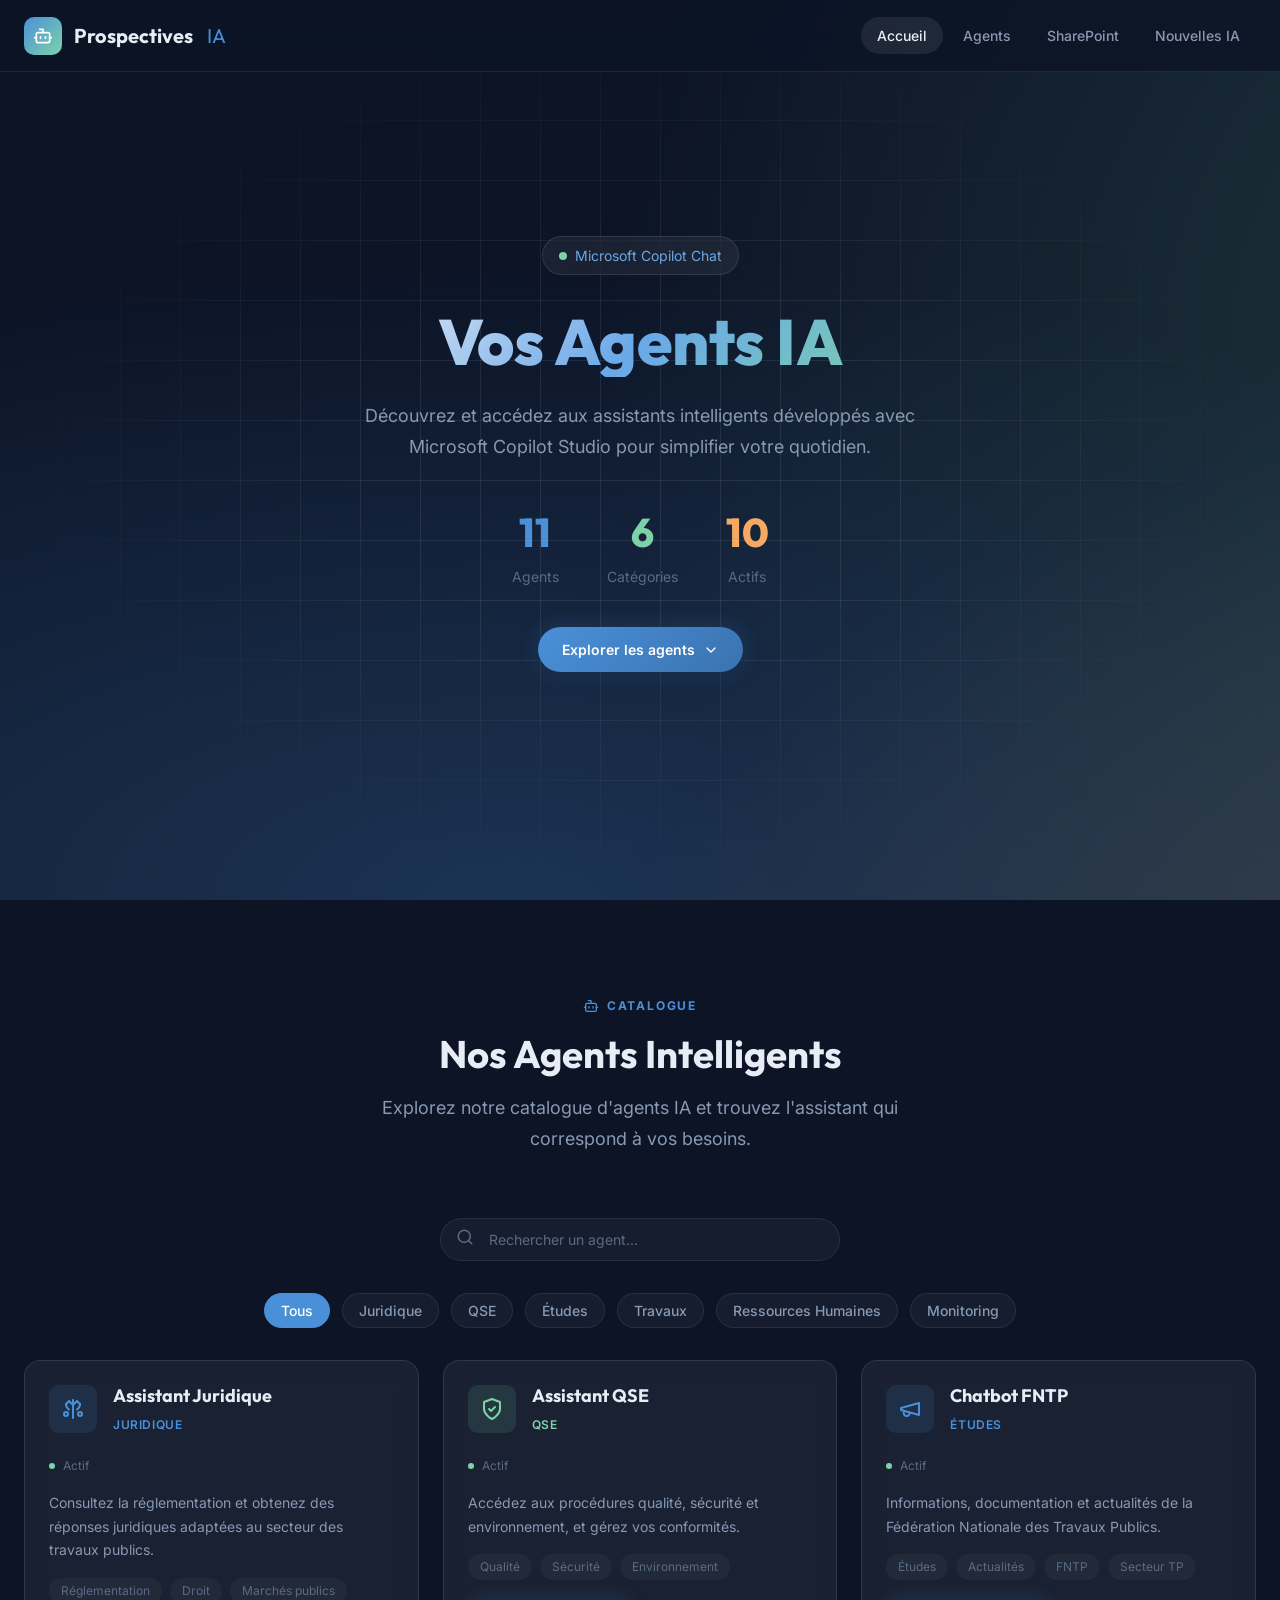
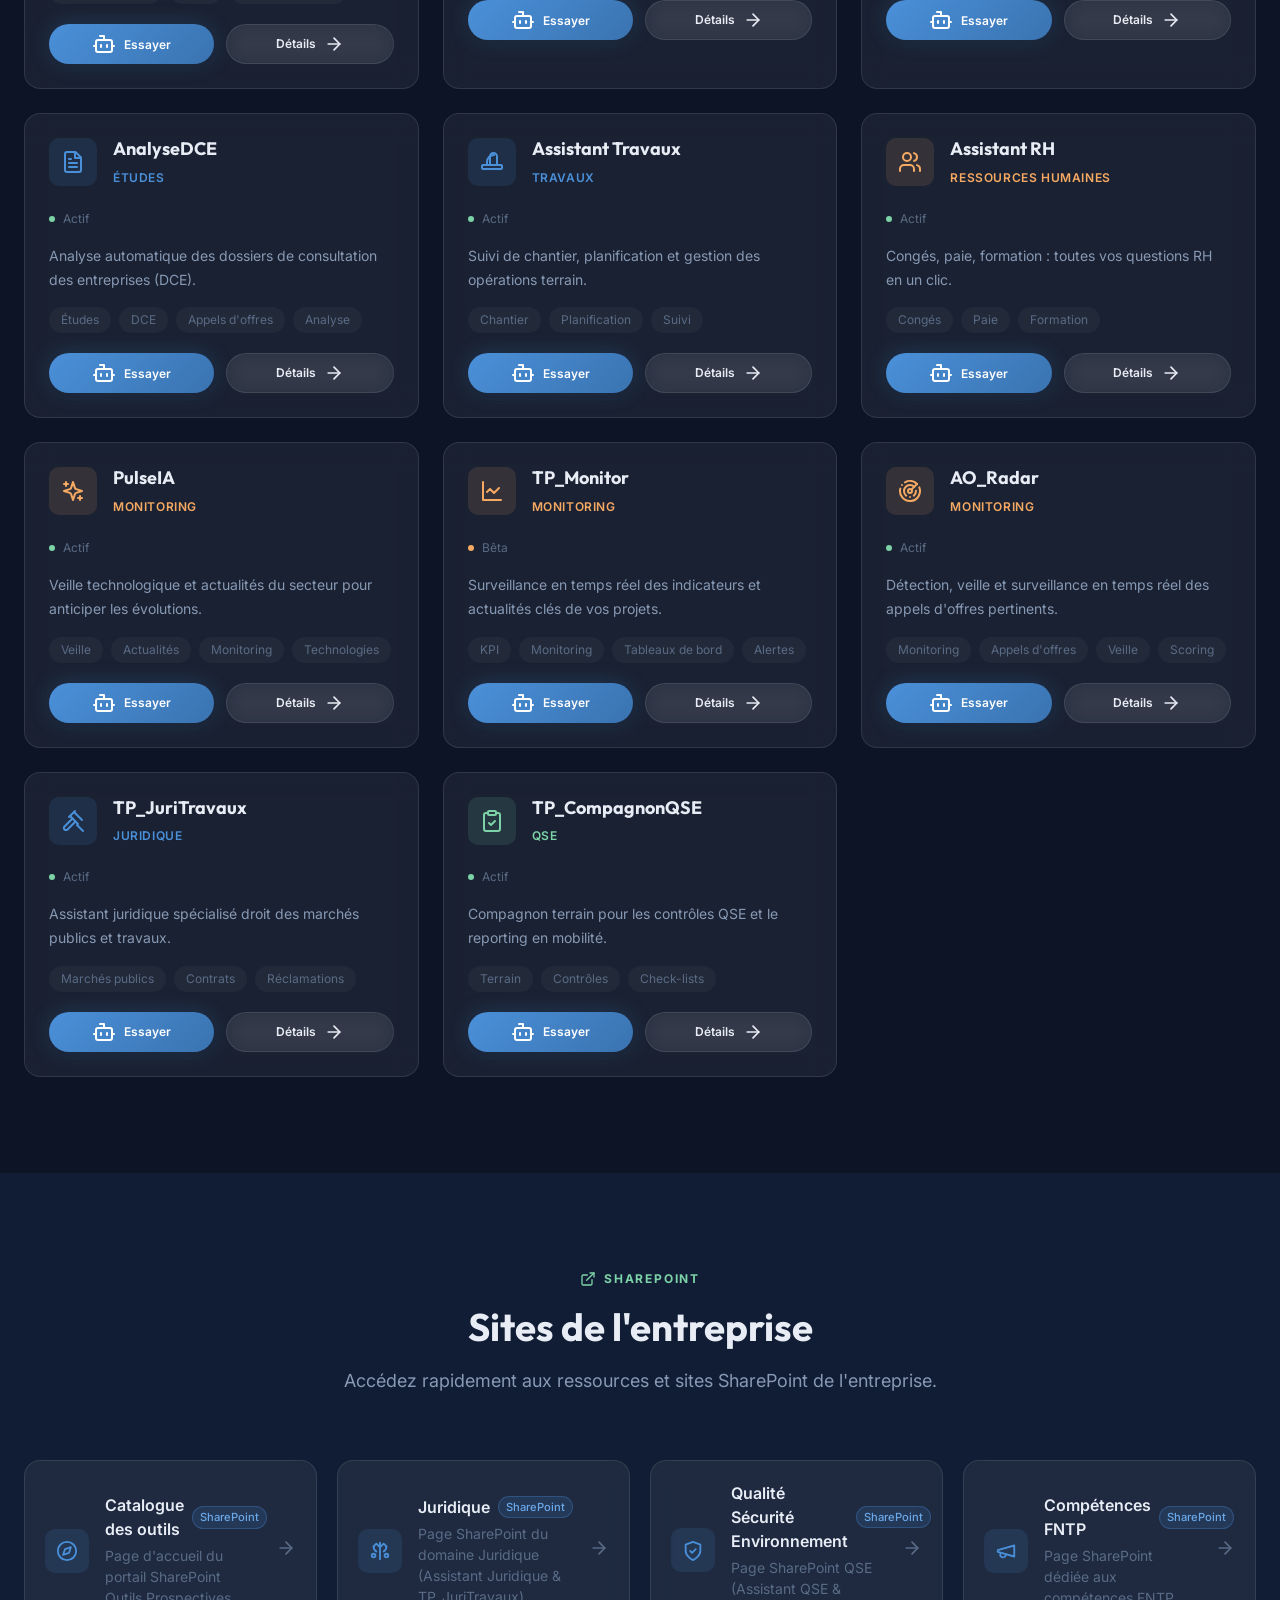
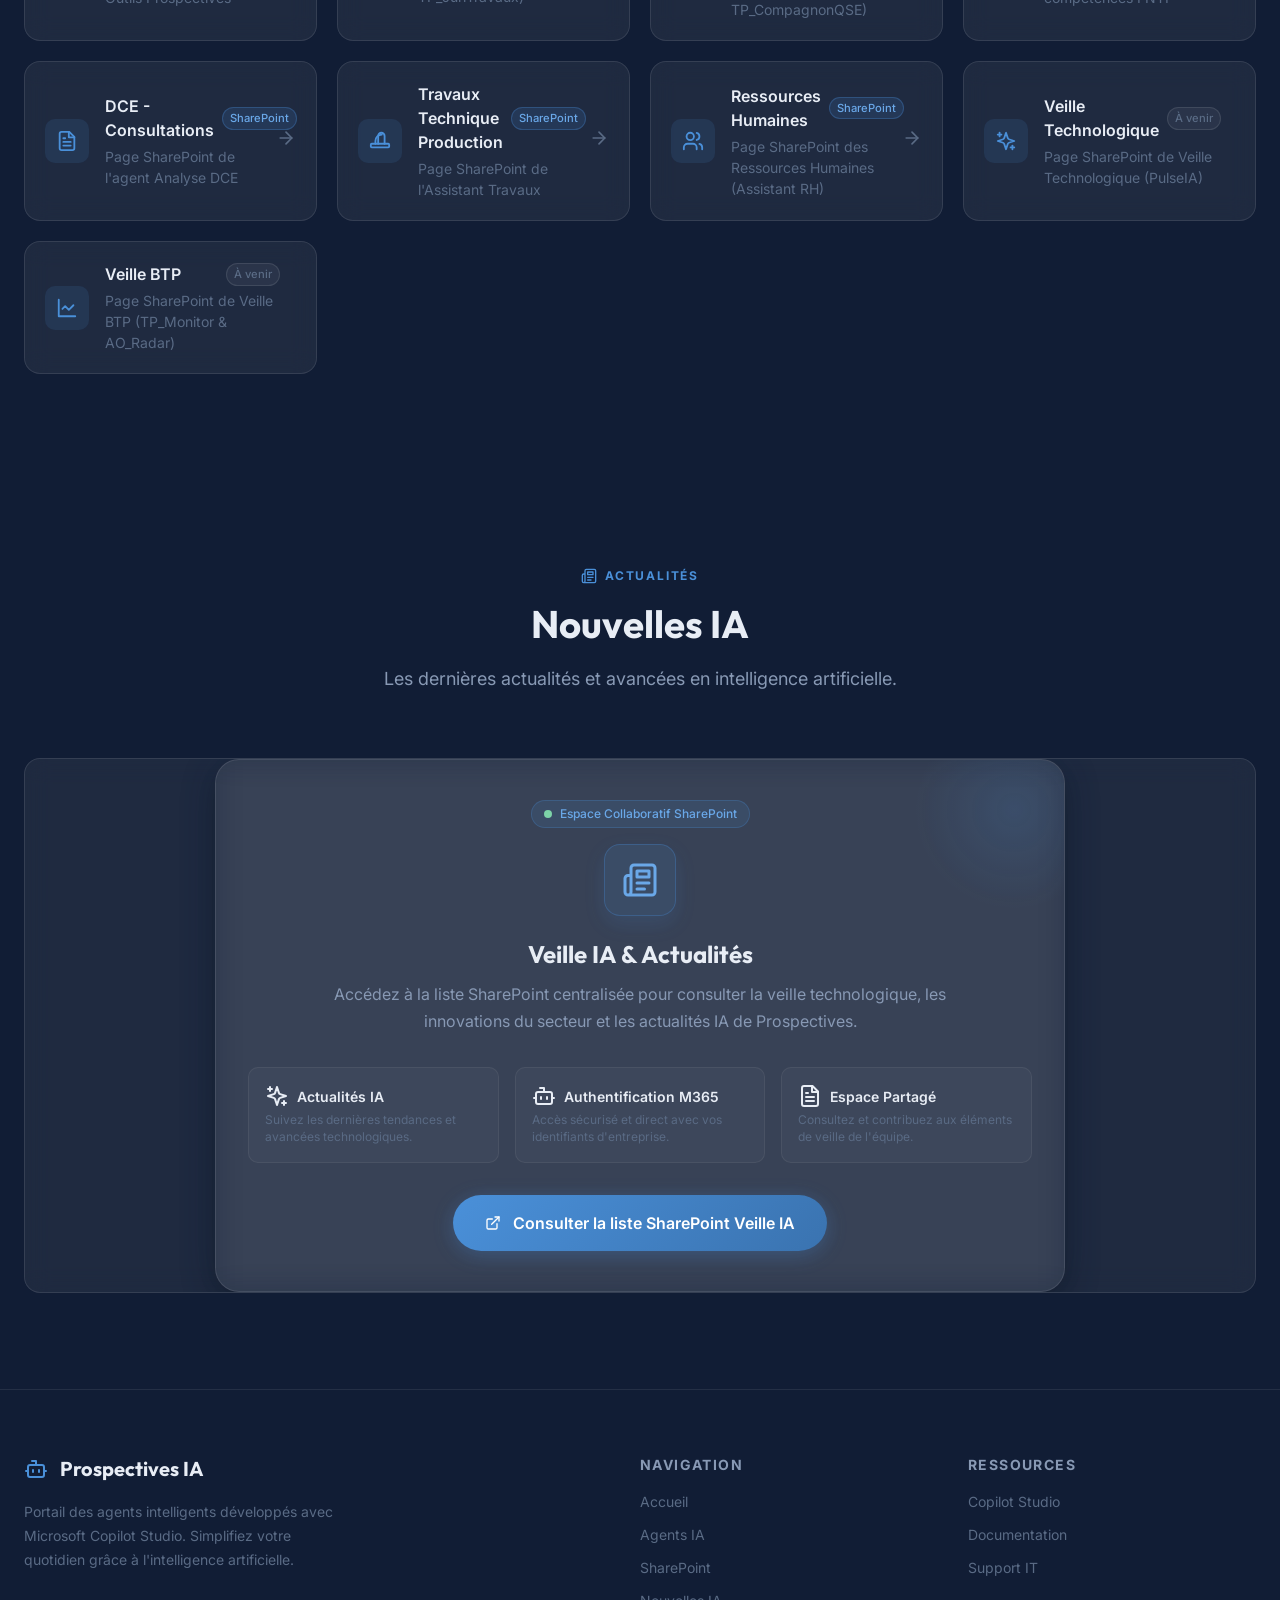
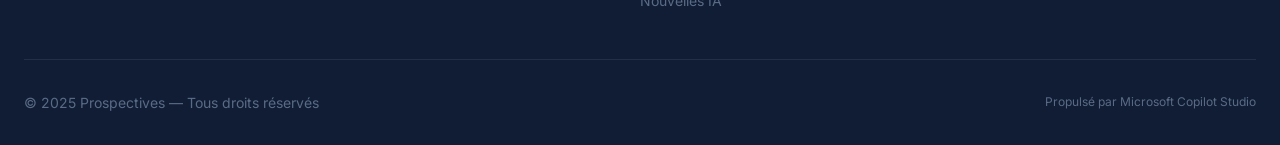
<file: index.html>
<!DOCTYPE html>
<html lang="fr">
<head>
  <meta charset="UTF-8">
  <meta name="viewport" content="width=device-width, initial-scale=1.0">
  <meta name="description" content="Portail des agents IA développés avec Microsoft Copilot Studio — Prospectives. Découvrez et accédez aux assistants intelligents de l'entreprise.">
  <meta name="theme-color" content="#0c1426">
  <title>Agents IA — Copilot Studio | Prospectives IA</title>

  <!-- Google Fonts -->
  <link rel="preconnect" href="https://fonts.googleapis.com">
  <link rel="preconnect" href="https://fonts.gstatic.com" crossorigin>
  <link href="https://fonts.googleapis.com/css2?family=Inter:wght@400;500;600;700&family=Outfit:wght@600;700;800&display=swap" rel="stylesheet">

  <!-- Stylesheets -->
  <link rel="stylesheet" href="css/variables.css">
  <link rel="stylesheet" href="css/base.css">
  <link rel="stylesheet" href="css/animations.css">
  <link rel="stylesheet" href="css/components.css">
  <link rel="stylesheet" href="css/layout.css">

  <!-- Favicon (inline SVG) -->
  <link rel="icon" href="data:image/svg+xml,<svg xmlns='http://www.w3.org/2000/svg' viewBox='0 0 100 100'><rect width='100' height='100' rx='20' fill='%234A90D9'/><text y='70' x='15' font-size='60' fill='white' font-family='sans-serif' font-weight='bold'>IA</text></svg>">
</head>
<body>

  <!-- ===== NAVIGATION ===== -->
  <nav class="nav" id="nav" role="navigation" aria-label="Navigation principale">
    <div class="nav__container">
      <a href="#" class="nav__logo" aria-label="Prospectives - Accueil">
        <div class="nav__logo-icon" aria-hidden="true">
          <svg xmlns="http://www.w3.org/2000/svg" width="20" height="20" viewBox="0 0 24 24" fill="none" stroke="currentColor" stroke-width="2" stroke-linecap="round" stroke-linejoin="round"><path d="M12 8V4H8"/><rect x="4" y="8" width="16" height="12" rx="2"/><path d="M2 14h2"/><path d="M20 14h2"/><path d="M15 13v2"/><path d="M9 13v2"/></svg>
        </div>
        Prospectives <span style="color: var(--blue); font-weight: 400; margin-left: 2px;">IA</span>
      </a>

      <div class="nav__links" id="nav-links">
        <a href="#accueil" class="nav__link active">Accueil</a>
        <a href="#agents" class="nav__link">Agents</a>
        <a href="#sharepoint" class="nav__link">SharePoint</a>
        <a href="#nouvelles" class="nav__link">Nouvelles IA</a>
      </div>

      <button class="nav__hamburger" id="nav-hamburger" aria-label="Menu" aria-expanded="false">
        <span></span>
        <span></span>
        <span></span>
      </button>
    </div>
  </nav>

  <main>

    <!-- ===== HERO ===== -->
    <section class="hero" id="accueil">
      <div class="hero__bg" aria-hidden="true"></div>
      <div class="hero__grid" aria-hidden="true"></div>

      <div class="hero__content">
        <a href="https://m365.cloud.microsoft/chat" target="_blank" rel="noopener noreferrer" class="hero__badge scale-in">
          <span class="hero__badge-dot" aria-hidden="true"></span>
          Microsoft Copilot Chat
        </a>

        <h1 class="hero__title fade-in">Vos Agents IA</h1>

        <p class="hero__subtitle fade-in">
          Découvrez et accédez aux assistants intelligents développés avec
          Microsoft Copilot Studio pour simplifier votre quotidien.
        </p>

        <div class="hero__stats fade-in">
          <div class="hero__stat">
            <div class="hero__stat-number blue" id="stat-agents">0</div>
            <div class="hero__stat-label">Agents</div>
          </div>
          <div class="hero__stat">
            <div class="hero__stat-number green" id="stat-categories">0</div>
            <div class="hero__stat-label">Catégories</div>
          </div>
          <div class="hero__stat">
            <div class="hero__stat-number orange" id="stat-active">0</div>
            <div class="hero__stat-label">Actifs</div>
          </div>
        </div>

        <div class="hero__cta fade-in">
          <a href="#agents" class="btn btn--primary">
            Explorer les agents
            <svg xmlns="http://www.w3.org/2000/svg" width="16" height="16" viewBox="0 0 24 24" fill="none" stroke="currentColor" stroke-width="2" stroke-linecap="round" stroke-linejoin="round"><polyline points="6 9 12 15 18 9"/></svg>
          </a>
        </div>
      </div>
    </section>

    <!-- ===== CATALOGUE DES AGENTS ===== -->
    <section class="section" id="agents">
      <div class="container">
        <div class="section__header slide-left">
          <div class="section__eyebrow">
            <svg xmlns="http://www.w3.org/2000/svg" width="16" height="16" viewBox="0 0 24 24" fill="none" stroke="currentColor" stroke-width="2" stroke-linecap="round" stroke-linejoin="round"><path d="M12 8V4H8"/><rect x="4" y="8" width="16" height="12" rx="2"/><path d="M2 14h2"/><path d="M20 14h2"/><path d="M15 13v2"/><path d="M9 13v2"/></svg>
            Catalogue
          </div>
          <h2 class="section__title">Nos Agents Intelligents</h2>
          <p class="section__subtitle">
            Explorez notre catalogue d'agents IA et trouvez l'assistant qui correspond à vos besoins.
          </p>
        </div>

        <!-- Search -->
        <div class="search-container fade-in">
          <span class="search-icon" aria-hidden="true">
            <svg xmlns="http://www.w3.org/2000/svg" width="18" height="18" viewBox="0 0 24 24" fill="none" stroke="currentColor" stroke-width="2" stroke-linecap="round" stroke-linejoin="round"><circle cx="11" cy="11" r="8"/><line x1="21" y1="21" x2="16.65" y2="16.65"/></svg>
          </span>
          <input type="text" class="search-input" id="search-input" placeholder="Rechercher un agent..." aria-label="Rechercher un agent">
        </div>

        <!-- Category Filters -->
        <div class="filter-bar" id="filter-bar" role="group" aria-label="Filtres par catégorie"></div>

        <!-- Agents Grid (rendered by JS) -->
        <div class="agents-grid" id="agents-grid" role="list" aria-label="Liste des agents"></div>
      </div>
    </section>

    <!-- ===== LIENS SHAREPOINT ===== -->
    <section class="section section--alt" id="sharepoint">
      <div class="container">
        <div class="section__header slide-left">
          <div class="section__eyebrow green">
            <svg xmlns="http://www.w3.org/2000/svg" width="16" height="16" viewBox="0 0 24 24" fill="none" stroke="currentColor" stroke-width="2" stroke-linecap="round" stroke-linejoin="round"><path d="M18 13v6a2 2 0 0 1-2 2H5a2 2 0 0 1-2-2V8a2 2 0 0 1 2-2h6"/><polyline points="15 3 21 3 21 9"/><line x1="10" y1="14" x2="21" y2="3"/></svg>
            SharePoint
          </div>
          <h2 class="section__title">Sites de l'entreprise</h2>
          <p class="section__subtitle">
            Accédez rapidement aux ressources et sites SharePoint de l'entreprise.
          </p>
        </div>

        <!-- SP Grid (rendered by JS) -->
        <div class="sp-grid" id="sp-grid" role="list" aria-label="Liens SharePoint"></div>
      </div>
    </section>


    <!-- ===== NOUVELLES IA ===== -->
    <section class="section section--alt" id="nouvelles">
      <div class="container">
        <div class="section__header slide-left">
          <div class="section__eyebrow">
            <svg xmlns="http://www.w3.org/2000/svg" width="16" height="16" viewBox="0 0 24 24" fill="none" stroke="currentColor" stroke-width="2" stroke-linecap="round" stroke-linejoin="round"><path d="M4 22h16a2 2 0 0 0 2-2V4a2 2 0 0 0-2-2H8a2 2 0 0 0-2 2v16a2 2 0 0 1-2 2Zm0 0a2 2 0 0 1-2-2v-9c0-1.1.9-2 2-2h2"/><path d="M18 14h-8"/><path d="M15 18h-5"/><path d="M10 6h8v4h-8V6Z"/></svg>
            Actualités
          </div>
          <h2 class="section__title">Nouvelles IA</h2>
          <p class="section__subtitle">
            Les dernières actualités et avancées en intelligence artificielle.
          </p>
        </div>

        <!-- News content (rendered by JS) -->
        <div class="news-container scale-in" id="news-content"></div>
      </div>
    </section>

  </main>

  <!-- ===== FOOTER ===== -->
  <footer class="footer" role="contentinfo">
    <div class="container">
      <div class="footer__content">
        <div class="footer__brand">
          <div class="footer__brand-name">
            <svg xmlns="http://www.w3.org/2000/svg" width="24" height="24" viewBox="0 0 24 24" fill="none" stroke="var(--blue)" stroke-width="2" stroke-linecap="round" stroke-linejoin="round"><path d="M12 8V4H8"/><rect x="4" y="8" width="16" height="12" rx="2"/><path d="M2 14h2"/><path d="M20 14h2"/><path d="M15 13v2"/><path d="M9 13v2"/></svg>
            Prospectives IA
          </div>
          <p class="footer__brand-desc">
            Portail des agents intelligents développés avec Microsoft Copilot Studio.
            Simplifiez votre quotidien grâce à l'intelligence artificielle.
          </p>
        </div>

        <div>
          <div class="footer__section-title">Navigation</div>
          <div class="footer__links">
            <a href="#accueil" class="footer__link">Accueil</a>
            <a href="#agents" class="footer__link">Agents IA</a>
            <a href="#sharepoint" class="footer__link">SharePoint</a>
            <a href="#nouvelles" class="footer__link">Nouvelles IA</a>
          </div>
        </div>

        <div>
          <div class="footer__section-title">Ressources</div>
          <div class="footer__links">
            <a href="#" class="footer__link" target="_blank" rel="noopener">Copilot Studio</a>
            <a href="#" class="footer__link" target="_blank" rel="noopener">Documentation</a>
            <a href="#" class="footer__link" target="_blank" rel="noopener">Support IT</a>
          </div>
        </div>
      </div>

      <div class="footer__bottom">
        <div class="footer__copyright">
          © 2025 Prospectives — Tous droits réservés
        </div>
        <div class="footer__tech">
          Propulsé par Microsoft Copilot Studio
        </div>
      </div>
    </div>
  </footer>

  <!-- Back to top -->
  <button class="back-to-top" id="back-to-top" aria-label="Retour en haut">
    <svg xmlns="http://www.w3.org/2000/svg" width="20" height="20" viewBox="0 0 24 24" fill="none" stroke="currentColor" stroke-width="2" stroke-linecap="round" stroke-linejoin="round"><line x1="12" y1="19" x2="12" y2="5"/><polyline points="5 12 12 5 19 12"/></svg>
  </button>

  <!-- Scripts -->
  <script src="js/agents-data.js"></script>
  <script src="js/components.js"></script>
  <script src="js/app.js"></script>

</body>
</html>
</file>
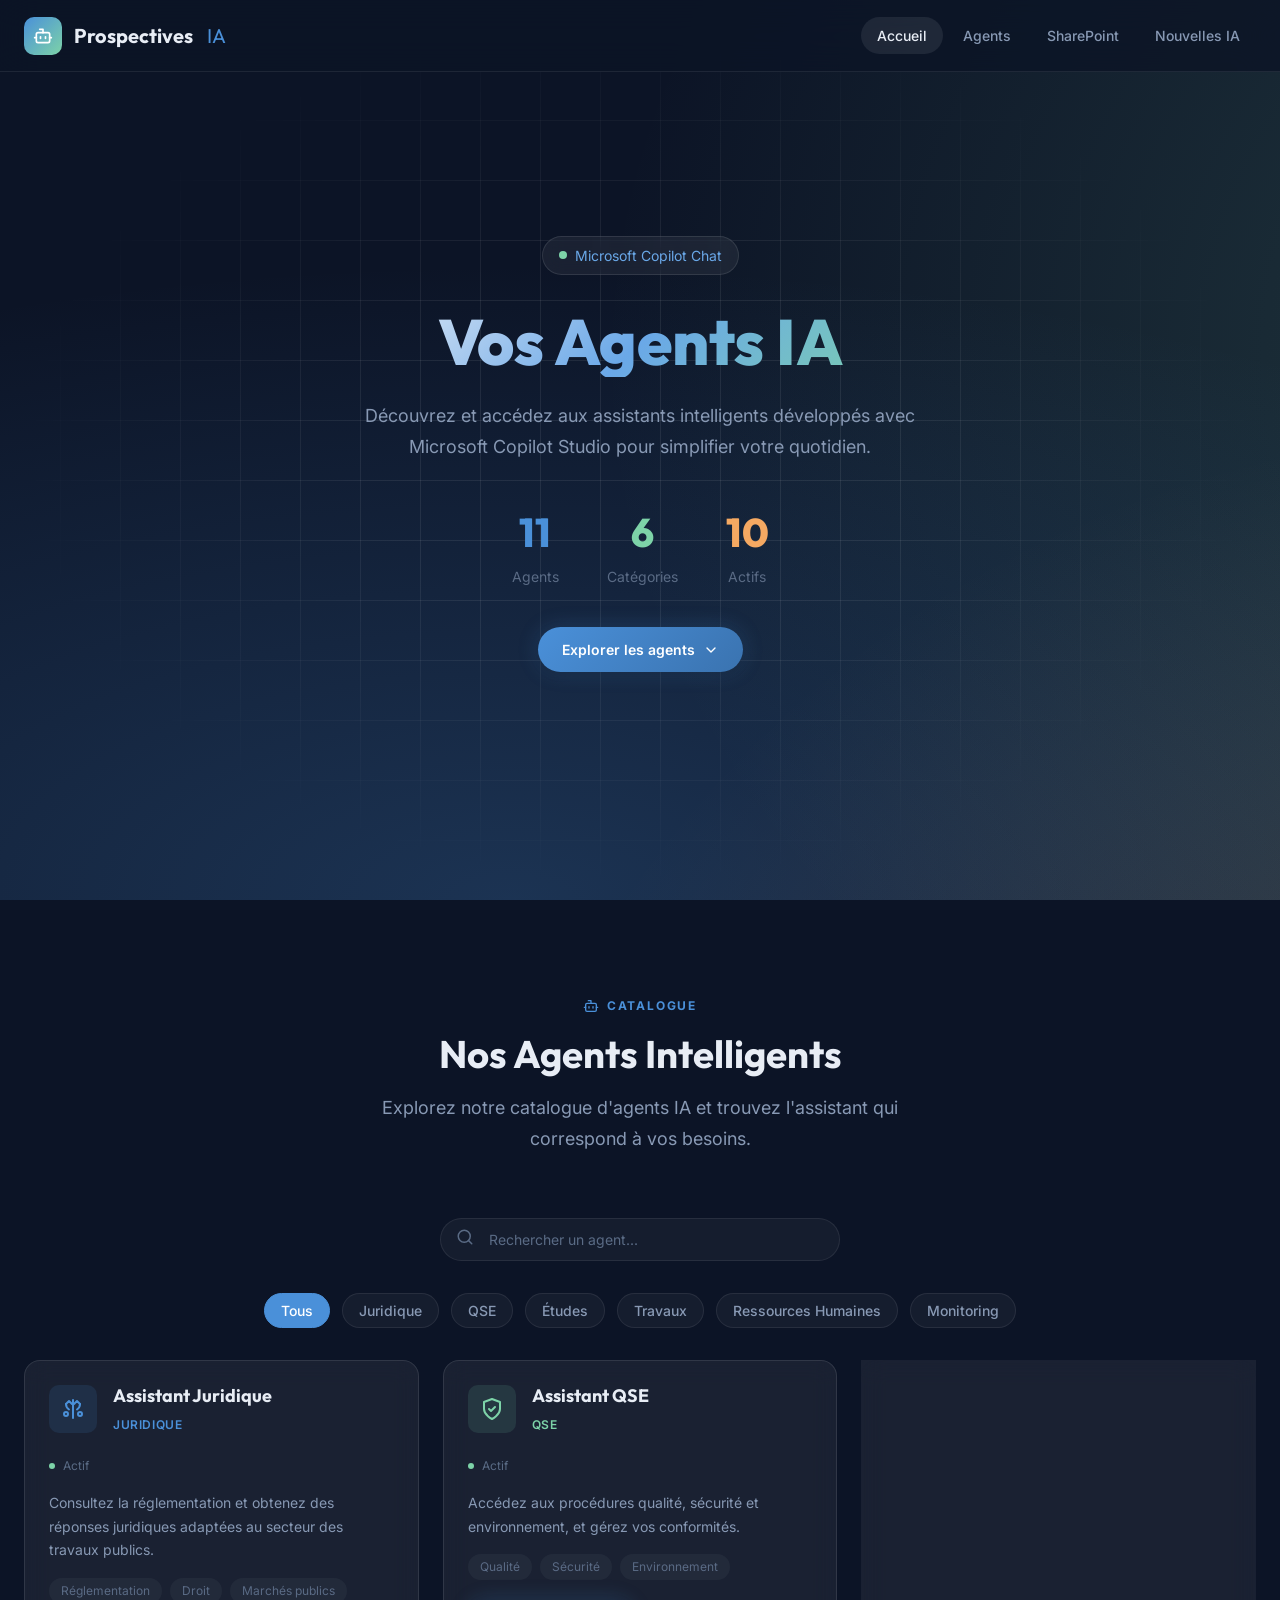
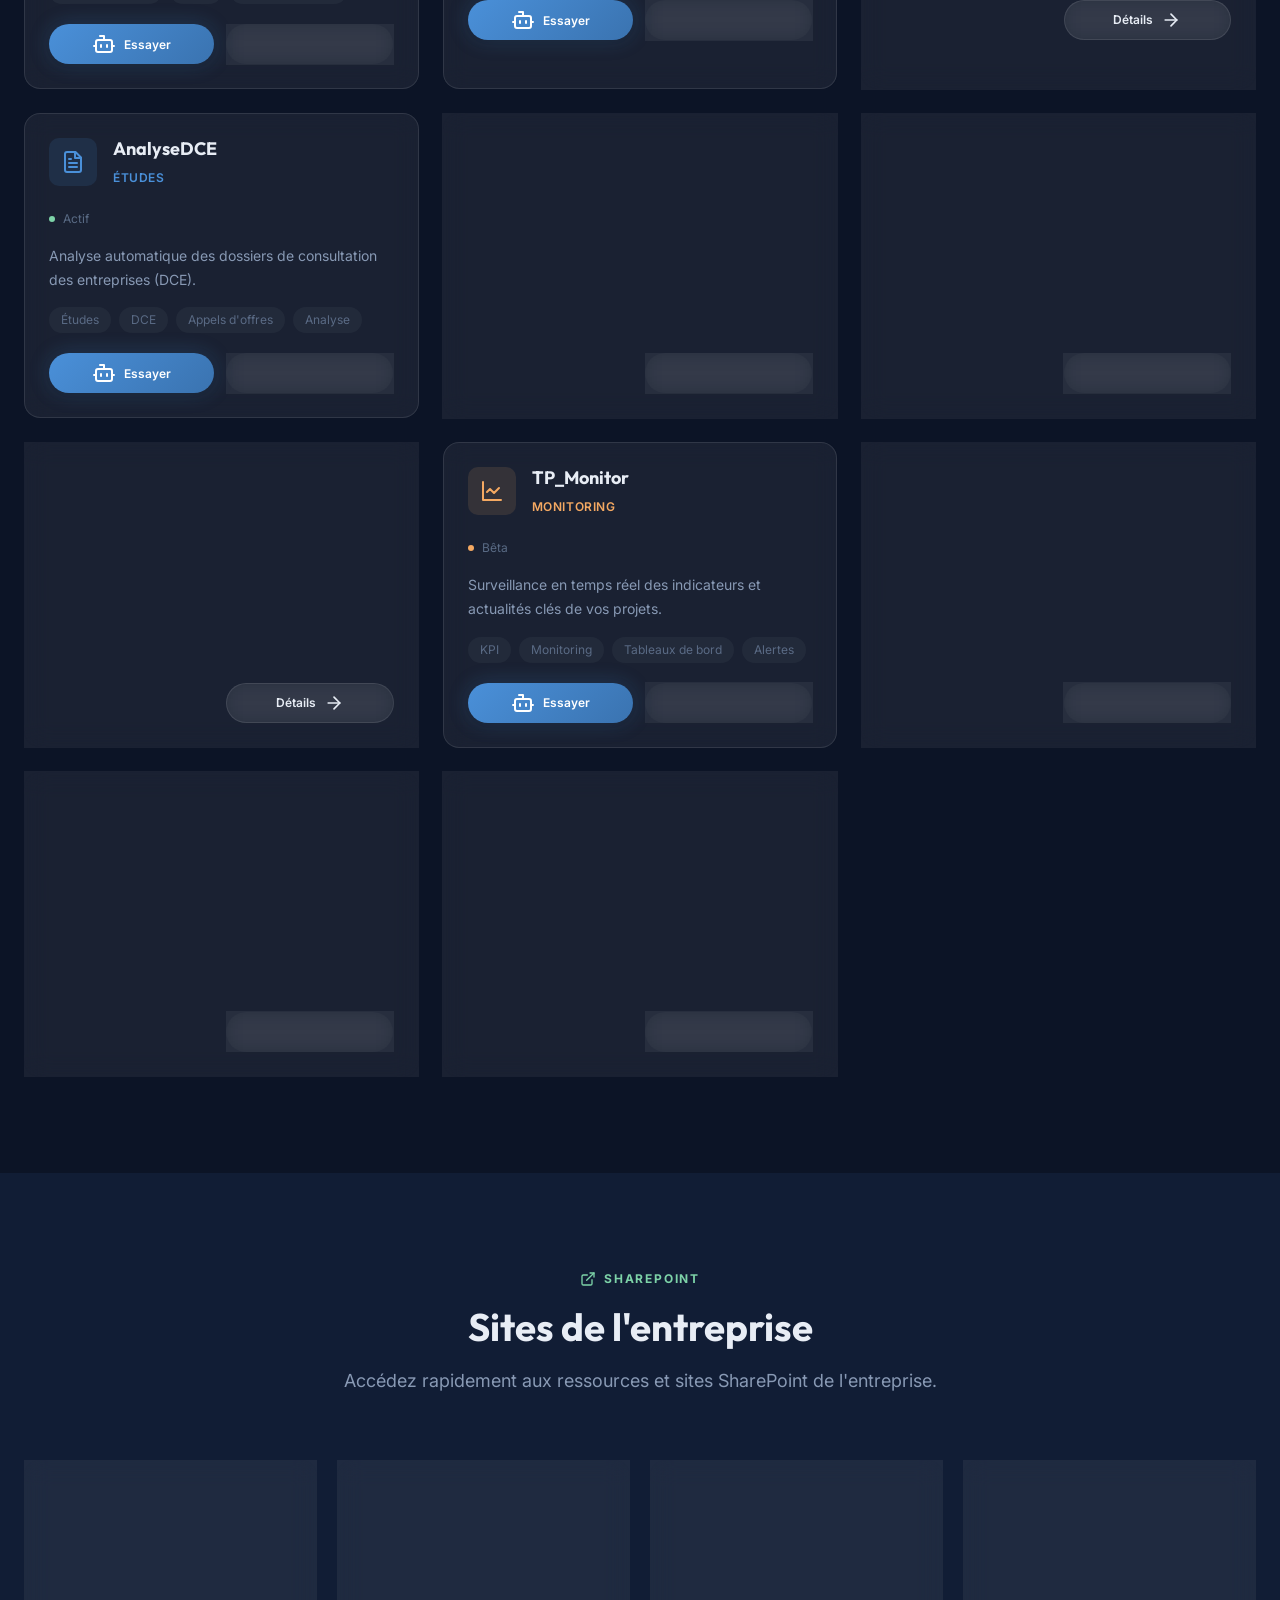
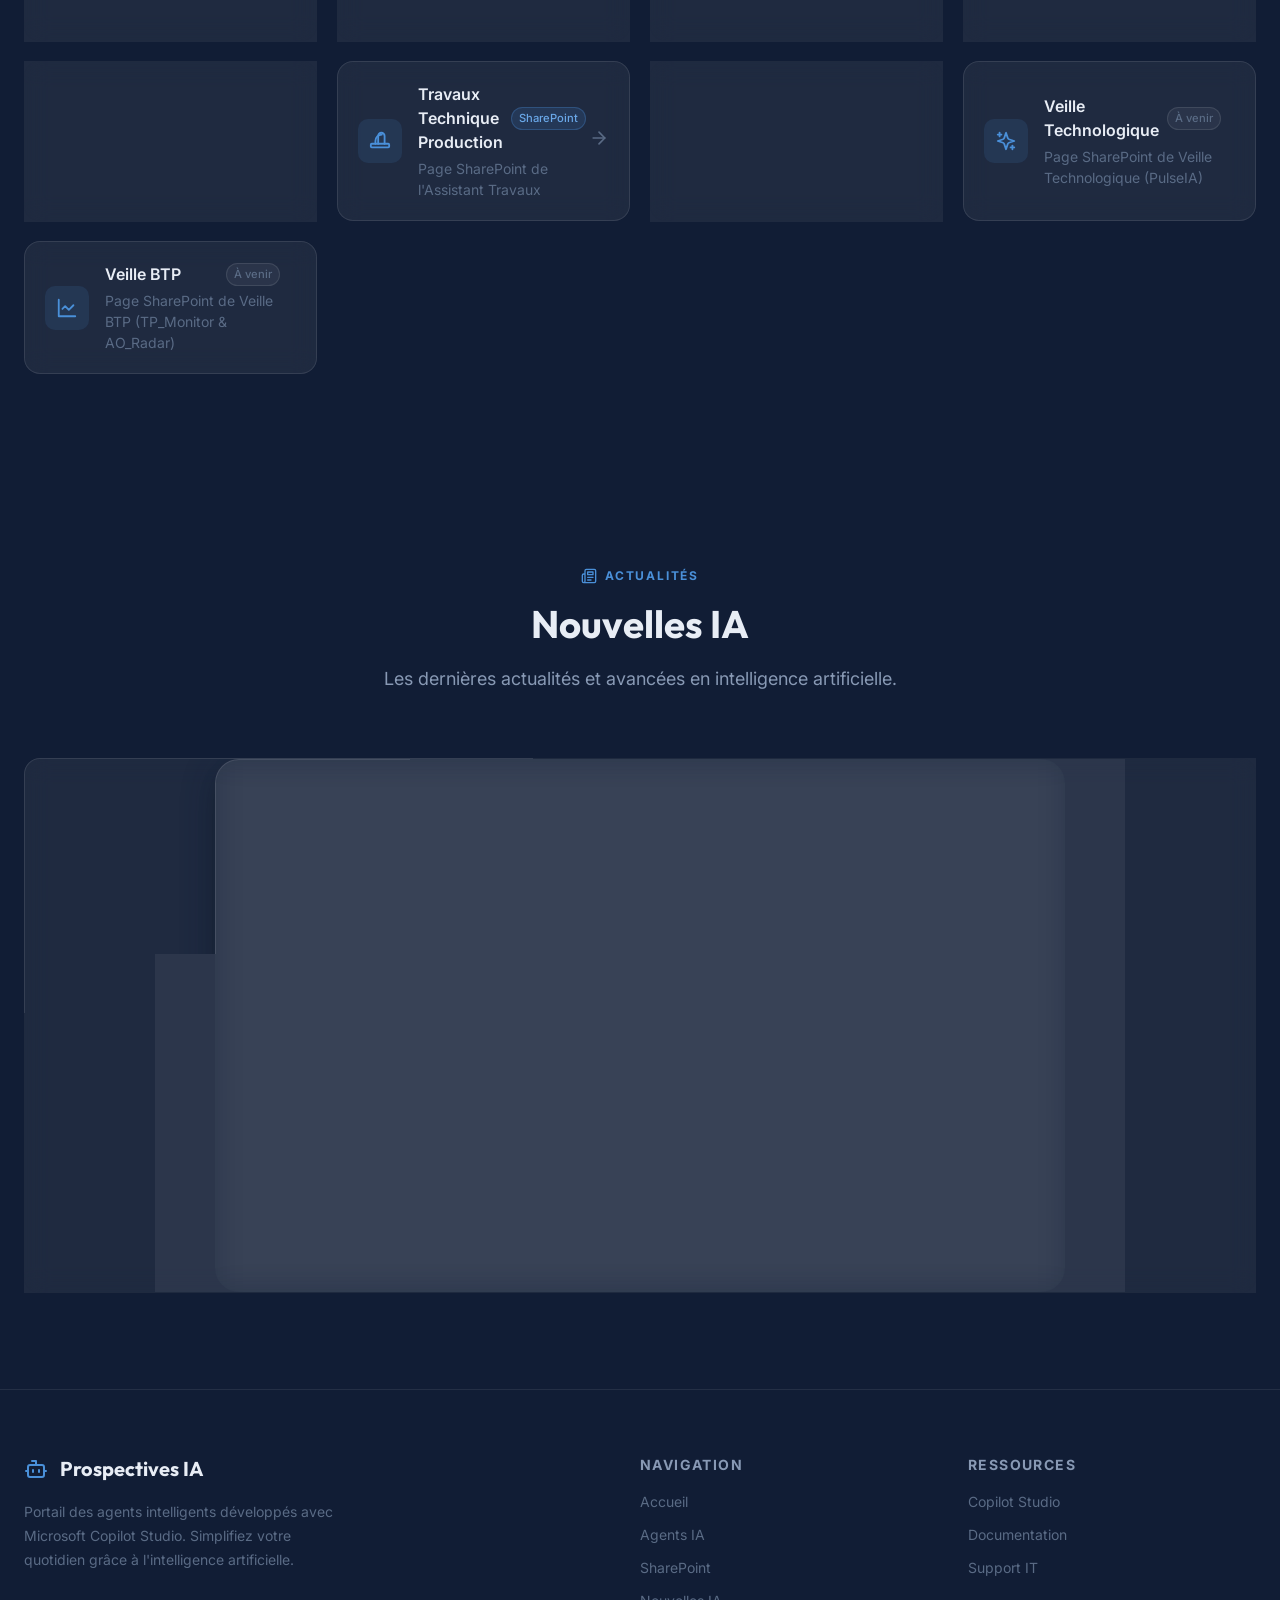
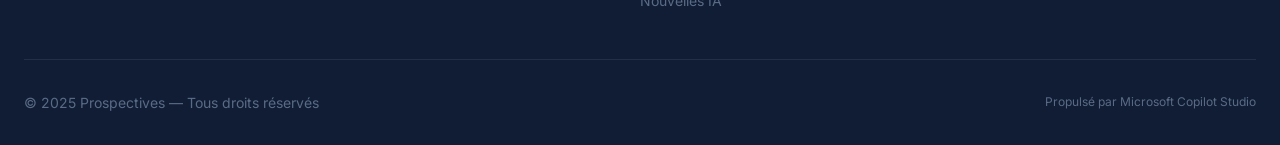
<file: pages/agent-detail.html>
<!DOCTYPE html>
<html lang="fr">
<head>
  <meta charset="UTF-8">
  <meta name="viewport" content="width=device-width, initial-scale=1.0">
  <title>Détail de l'Agent | Prospectives IA</title>
  
  <!-- Google Fonts -->
  <link rel="preconnect" href="https://fonts.googleapis.com">
  <link rel="preconnect" href="https://fonts.gstatic.com" crossorigin>
  <link href="https://fonts.googleapis.com/css2?family=Inter:wght@400;500;600;700&family=Outfit:wght@600;700;800&display=swap" rel="stylesheet">
  
  <!-- Stylesheets -->
  <link rel="stylesheet" href="../css/variables.css">
  <link rel="stylesheet" href="../css/base.css">
  <link rel="stylesheet" href="../css/components.css">
  <link rel="stylesheet" href="../css/layout.css">
  
  <style>
    /* Specific styles for detail page */
    .detail-hero {
      padding: calc(var(--nav-height) + var(--space-12)) 0 var(--space-12);
      background: var(--bg-secondary);
      border-bottom: 1px solid var(--border);
    }
    
    .detail-header {
      display: flex;
      align-items: flex-start;
      gap: var(--space-6);
      margin-bottom: var(--space-8);
    }
    
    .detail-icon {
      width: 80px;
      height: 80px;
      border-radius: var(--radius-lg);
      display: flex;
      align-items: center;
      justify-content: center;
      flex-shrink: 0;
    }
    
    .detail-icon svg {
      width: 40px;
      height: 40px;
    }
    
    .detail-title {
      font-size: var(--text-4xl);
      margin-bottom: var(--space-2);
    }
    
    .detail-layout {
      display: grid;
      grid-template-columns: 1fr 400px;
      gap: var(--space-10);
      padding: var(--space-12) 0;
    }
    
    .chatbot-container {
      background: var(--bg-secondary);
      border: 1px solid var(--border);
      border-radius: var(--radius-lg);
      overflow: hidden;
      height: 700px;
      box-shadow: var(--shadow-md);
    }
    
    .chatbot-iframe {
      width: 100%;
      height: 100%;
      border: none;
    }
    
    .info-sidebar {
      display: flex;
      flex-direction: column;
      gap: var(--space-8);
    }
    
    .info-card {
      background: var(--glass);
      border: 1px solid var(--glass-border);
      border-radius: var(--radius-lg);
      padding: var(--space-6);
    }
    
    .info-card__title {
      font-size: var(--text-lg);
      font-weight: 600;
      margin-bottom: var(--space-4);
      display: flex;
      align-items: center;
      gap: var(--space-2);
    }
    
    .back-link {
      display: inline-flex;
      align-items: center;
      gap: var(--space-2);
      color: var(--text-secondary);
      margin-bottom: var(--space-6);
      font-weight: 500;
    }
    
    .back-link:hover {
      color: var(--text-primary);
    }
    
    @media (max-width: 1024px) {
      .detail-layout {
        grid-template-columns: 1fr;
      }
      
      .chatbot-container {
        height: 600px;
        order: -1; /* Move chat to top on mobile */
      }
    }
  </style>
</head>
<body>

  <!-- Navigation -->
  <nav class="nav">
    <div class="nav__container">
      <a href="../index.html" class="nav__logo">
        <div class="nav__logo-icon">
          <svg xmlns="http://www.w3.org/2000/svg" width="20" height="20" viewBox="0 0 24 24" fill="none" stroke="currentColor" stroke-width="2" stroke-linecap="round" stroke-linejoin="round"><path d="M12 8V4H8"/><rect x="4" y="8" width="16" height="12" rx="2"/><path d="M2 14h2"/><path d="M20 14h2"/><path d="M15 13v2"/><path d="M9 13v2"/></svg>
        </div>
        Prospectives <span style="color: var(--blue); font-weight: 400; margin-left: 2px;">IA</span>
      </a>
      <a href="../index.html#agents" class="btn btn--ghost">Retour au catalogue</a>
    </div>
  </nav>

  <!-- Content injected by JS -->
  <div id="app-content"></div>

  <!-- Scripts -->
  <script src="../js/agents-data.js"></script>
  <script src="../js/components.js"></script>
  <script>
    document.addEventListener("DOMContentLoaded", () => {
      // Get agent ID from URL
      const urlParams = new URLSearchParams(window.location.search);
      const agentId = urlParams.get('agent');
      
      if (!agentId) {
        window.location.href = '../index.html';
        return;
      }
      
      const agent = AGENTS_DATA.find(a => a.id === agentId);
      
      if (!agent) {
        document.getElementById('app-content').innerHTML = `
          <div class="container" style="padding-top: 150px; text-align: center;">
            <h2>Agent introuvable</h2>
            <p>L'agent demandé n'existe pas.</p>
            <a href="../index.html" class="btn btn--primary" style="margin-top: 20px;">Retour à l'accueil</a>
          </div>
        `;
        return;
      }
      
      // Update page title
      document.title = `${agent.name} | Prospectives IA`;
      
      // Render content
      renderAgentDetail(agent);
    });
    
    function renderAgentDetail(agent) {
      const container = document.getElementById('app-content');
      
      const statusDotClass = agent.status === "active" ? "active" : agent.status === "beta" ? "beta" : "coming";
      
      let chatContent = '';
      if (agent.embedUrl) {
        if (agent.embedUrl.includes("sharepoint.com") || agent.embedUrl.includes("m365.cloud.microsoft")) {
          const isM365 = agent.embedUrl.includes("m365.cloud.microsoft");
          const platformName = isM365 ? "Microsoft 365 Copilot" : "SharePoint Prospectives";
          const btnText = isM365 ? "Lancer l'agent dans Microsoft 365" : "Ouvrir l'agent sur SharePoint";
          chatContent = `
            <div style="display: flex; flex-direction: column; align-items: center; justify-content: center; height: 100%; padding: 3rem 2rem; text-align: center; background: var(--bg-secondary);">
              <div class="detail-icon ${agent.color}" style="background: var(--${agent.color}-bg); color: var(--${agent.color}); margin-bottom: 1.5rem; width: 80px; height: 80px;">
                ${getIcon(agent.icon)}
              </div>
              <h2 style="font-size: 1.8rem; margin-bottom: 0.5rem; font-weight: 700;">${agent.name}</h2>
              <p style="color: var(--text-secondary); max-width: 480px; margin-bottom: 1.5rem; line-height: 1.6;">
                Cet agent est disponible directement sur <strong>${platformName}</strong>. Cliquez ci-dessous pour ouvrir votre session d'interaction.
              </p>
              <a href="${agent.embedUrl}" target="_blank" rel="noopener noreferrer" class="btn btn--primary" style="padding: 0.8rem 2rem; font-size: 1rem; text-decoration: none;">
                ${getIcon(isM365 ? "copilot" : "externalLink")} ${btnText}
              </a>
            </div>
          `;
        } else {
          chatContent = `<iframe src="${agent.embedUrl}" class="chatbot-iframe" title="Chatbot ${agent.name}"></iframe>`;
        }
      } else {
        chatContent = `
          <div style="display: flex; flex-direction: column; align-items: center; justify-content: center; height: 100%; color: var(--text-muted); padding: 2rem; text-align: center;">
            <div style="font-size: 3rem; margin-bottom: 1rem;">🤖</div>
            <h3>L'agent n'est pas encore connecté</h3>
            <p style="margin-top: 0.5rem; max-width: 400px;">L'URL d'intégration Copilot Studio n'a pas encore été configurée pour cet agent.</p>
          </div>
        `;
      }
      
      container.innerHTML = `
        <header class="detail-hero">
          <div class="container">
            <a href="../index.html#agents" class="back-link">
              <svg xmlns="http://www.w3.org/2000/svg" width="16" height="16" viewBox="0 0 24 24" fill="none" stroke="currentColor" stroke-width="2" stroke-linecap="round" stroke-linejoin="round"><line x1="19" y1="12" x2="5" y2="12"/><polyline points="12 19 5 12 12 5"/></svg>
              Retour aux agents
            </a>
            
            <div class="detail-header">
              <div class="detail-icon ${agent.color}" style="background: var(--${agent.color}-bg); color: var(--${agent.color});">
                ${getIcon(agent.icon)}
              </div>
              <div>
                <h1 class="detail-title">${agent.name}</h1>
                <div style="display: flex; gap: 1rem; align-items: center; margin-bottom: 1rem;">
                  <span class="badge badge--${agent.color}">${agent.category}</span>
                  <div class="agent-card__status" style="margin: 0;">
                    <span class="agent-card__status-dot ${statusDotClass}"></span>
                    ${getStatusLabel(agent.status)}
                  </div>
                </div>
                <p style="font-size: var(--text-lg); color: var(--text-secondary); max-width: 800px;">
                  ${agent.shortDesc}
                </p>
              </div>
            </div>
          </div>
        </header>
        
        <main class="container">
          <div class="detail-layout">
            <div class="chatbot-container">
              ${chatContent}
            </div>
            
            <aside class="info-sidebar">
              <div class="info-card">
                <h3 class="info-card__title">À propos de cet agent</h3>
                <p style="color: var(--text-secondary); line-height: 1.6; margin-bottom: 1.5rem;">
                  ${agent.longDesc}
                </p>
                <div style="display: flex; flex-wrap: wrap; gap: 0.5rem;">
                  ${agent.tags.map(tag => `<span class="agent-card__tag">${tag}</span>`).join("")}
                </div>
              </div>
              
              <div class="info-card">
                <h3 class="info-card__title">
                  <svg xmlns="http://www.w3.org/2000/svg" width="20" height="20" viewBox="0 0 24 24" fill="none" stroke="currentColor" stroke-width="2" stroke-linecap="round" stroke-linejoin="round"><circle cx="12" cy="12" r="10"/><path d="M12 16v-4"/><path d="M12 8h.01"/></svg>
                  Comment l'utiliser ?
                </h3>
                <ul style="color: var(--text-secondary); line-height: 1.6; list-style-type: disc; padding-left: 1.5rem; display: flex; flex-direction: column; gap: 0.5rem;">
                  <li>Posez des questions claires et précises.</li>
                  <li>Si la réponse n'est pas complète, demandez-lui d'élaborer.</li>
                  <li>N'hésitez pas à lui demander de formuler différemment.</li>
                  <li>L'agent apprend de ses interactions, vos retours sont précieux.</li>
                </ul>
              </div>
            </aside>
          </div>
        </main>
      `;
    }
  </script>
</body>
</html>
</file>
<file: css/variables.css>
/* ========================================
   DESIGN TOKENS — Prospectives AI Agents
   ======================================== */

:root {
  /* ---- Background ---- */
  --bg-primary: #0c1426;
  --bg-secondary: #111d35;
  --bg-tertiary: #162040;

  /* ---- Surfaces (glassmorphism) ---- */
  --surface: rgba(255, 255, 255, 0.04);
  --surface-hover: rgba(255, 255, 255, 0.08);
  --surface-active: rgba(255, 255, 255, 0.12);
  --glass: rgba(255, 255, 255, 0.06);
  --glass-border: rgba(255, 255, 255, 0.1);

  /* ---- Accent: Blue (medium) ---- */
  --blue: #4A90D9;
  --blue-light: #6AA8E8;
  --blue-dark: #3A73B0;
  --blue-glow: rgba(74, 144, 217, 0.25);
  --blue-bg: rgba(74, 144, 217, 0.12);

  /* ---- Accent: Green (pastel) ---- */
  --green: #7DD3A8;
  --green-light: #A0E8C4;
  --green-dark: #5CB88A;
  --green-glow: rgba(125, 211, 168, 0.25);
  --green-bg: rgba(125, 211, 168, 0.12);

  /* ---- Accent: Orange (pastel) ---- */
  --orange: #F5A962;
  --orange-light: #F8C48A;
  --orange-dark: #E08C3E;
  --orange-glow: rgba(245, 169, 98, 0.25);
  --orange-bg: rgba(245, 169, 98, 0.12);

  /* ---- Text ---- */
  --text-primary: #E8EDF5;
  --text-secondary: #8899B4;
  --text-muted: #5A6B85;

  /* ---- Borders ---- */
  --border: rgba(255, 255, 255, 0.08);
  --border-hover: rgba(255, 255, 255, 0.15);
  --border-active: rgba(255, 255, 255, 0.22);

  /* ---- Spacing (4px scale) ---- */
  --space-1: 0.25rem;
  --space-2: 0.5rem;
  --space-3: 0.75rem;
  --space-4: 1rem;
  --space-5: 1.25rem;
  --space-6: 1.5rem;
  --space-8: 2rem;
  --space-10: 2.5rem;
  --space-12: 3rem;
  --space-16: 4rem;
  --space-20: 5rem;
  --space-24: 6rem;

  /* ---- Border-radius ---- */
  --radius-sm: 6px;
  --radius-md: 10px;
  --radius-lg: 16px;
  --radius-xl: 24px;
  --radius-full: 9999px;

  /* ---- Shadows ---- */
  --shadow-sm: 0 2px 8px rgba(0, 0, 0, 0.2);
  --shadow-md: 0 4px 16px rgba(0, 0, 0, 0.3);
  --shadow-lg: 0 8px 32px rgba(0, 0, 0, 0.4);
  --shadow-glow-blue: 0 0 20px var(--blue-glow);
  --shadow-glow-green: 0 0 20px var(--green-glow);
  --shadow-glow-orange: 0 0 20px var(--orange-glow);

  /* ---- Typography ---- */
  --font-body: 'Inter', -apple-system, BlinkMacSystemFont, 'Segoe UI', sans-serif;
  --font-heading: 'Outfit', 'Inter', sans-serif;

  --text-xs: 0.75rem;
  --text-sm: 0.875rem;
  --text-base: 1rem;
  --text-lg: 1.125rem;
  --text-xl: 1.25rem;
  --text-2xl: 1.5rem;
  --text-3xl: 2rem;
  --text-4xl: 2.5rem;
  --text-5xl: 3.5rem;

  --leading-tight: 1.2;
  --leading-normal: 1.5;
  --leading-relaxed: 1.7;

  /* ---- Transitions ---- */
  --transition-fast: 150ms ease;
  --transition-base: 250ms ease;
  --transition-slow: 400ms ease;
  --transition-spring: 500ms cubic-bezier(0.34, 1.56, 0.64, 1);

  /* ---- Z-index ---- */
  --z-base: 1;
  --z-dropdown: 10;
  --z-sticky: 100;
  --z-modal: 1000;

  /* ---- Layout ---- */
  --container-max: 1280px;
  --nav-height: 72px;
}
</file>
<file: css/base.css>
/* ========================================
   BASE STYLES — Reset & Defaults
   ======================================== */

*, *::before, *::after {
  box-sizing: border-box;
  margin: 0;
  padding: 0;
}

html {
  scroll-behavior: smooth;
  -webkit-text-size-adjust: 100%;
  scroll-padding-top: var(--nav-height);
}

body {
  font-family: var(--font-body);
  font-size: var(--text-base);
  line-height: var(--leading-normal);
  color: var(--text-primary);
  background: var(--bg-primary);
  min-height: 100vh;
  overflow-x: hidden;
  -webkit-font-smoothing: antialiased;
  -moz-osx-font-smoothing: grayscale;
}

/* ---- Headings ---- */
h1, h2, h3, h4, h5, h6 {
  font-family: var(--font-heading);
  line-height: var(--leading-tight);
  font-weight: 700;
  color: var(--text-primary);
}

h1 { font-size: var(--text-5xl); }
h2 { font-size: var(--text-3xl); }
h3 { font-size: var(--text-xl); }
h4 { font-size: var(--text-lg); }

p {
  color: var(--text-secondary);
  line-height: var(--leading-relaxed);
}

/* ---- Links ---- */
a {
  color: var(--blue);
  text-decoration: none;
  transition: color var(--transition-fast);
}

a:hover {
  color: var(--blue-light);
}

/* ---- Media ---- */
img, video {
  max-width: 100%;
  height: auto;
  display: block;
}

/* ---- Interactive ---- */
button {
  cursor: pointer;
  border: none;
  background: none;
  font-family: inherit;
  font-size: inherit;
  color: inherit;
}

ul, ol {
  list-style: none;
}

input, textarea, select {
  font-family: inherit;
  font-size: inherit;
  color: inherit;
  background: none;
  border: none;
  outline: none;
}

/* ---- Selection ---- */
::selection {
  background: var(--blue);
  color: white;
}

/* ---- Scrollbar ---- */
::-webkit-scrollbar {
  width: 8px;
}

::-webkit-scrollbar-track {
  background: var(--bg-primary);
}

::-webkit-scrollbar-thumb {
  background: var(--border);
  border-radius: var(--radius-full);
}

::-webkit-scrollbar-thumb:hover {
  background: var(--border-hover);
}

/* ---- Utility ---- */
.container {
  width: 100%;
  max-width: var(--container-max);
  margin: 0 auto;
  padding: 0 var(--space-6);
}

.sr-only {
  position: absolute;
  width: 1px;
  height: 1px;
  padding: 0;
  margin: -1px;
  overflow: hidden;
  clip: rect(0, 0, 0, 0);
  white-space: nowrap;
  border: 0;
}
</file>
<file: css/animations.css>
/* ========================================
   ANIMATIONS & TRANSITIONS
   ======================================== */

/* ---- Scroll reveal: fade-in from below ---- */
.fade-in {
  opacity: 0;
  transform: translateY(30px);
  transition: opacity 0.6s ease, transform 0.6s ease;
}

.fade-in.visible {
  opacity: 1;
  transform: translateY(0);
}

/* Staggered delay for grid children */
.fade-in:nth-child(1)  { transition-delay: 0.05s; }
.fade-in:nth-child(2)  { transition-delay: 0.10s; }
.fade-in:nth-child(3)  { transition-delay: 0.15s; }
.fade-in:nth-child(4)  { transition-delay: 0.20s; }
.fade-in:nth-child(5)  { transition-delay: 0.25s; }
.fade-in:nth-child(6)  { transition-delay: 0.30s; }
.fade-in:nth-child(7)  { transition-delay: 0.35s; }
.fade-in:nth-child(8)  { transition-delay: 0.40s; }
.fade-in:nth-child(9)  { transition-delay: 0.45s; }
.fade-in:nth-child(10) { transition-delay: 0.50s; }
.fade-in:nth-child(11) { transition-delay: 0.55s; }
.fade-in:nth-child(12) { transition-delay: 0.60s; }

/* ---- Slide in from left ---- */
.slide-left {
  opacity: 0;
  transform: translateX(-30px);
  transition: opacity 0.6s ease, transform 0.6s ease;
}

.slide-left.visible {
  opacity: 1;
  transform: translateX(0);
}

/* ---- Scale in ---- */
.scale-in {
  opacity: 0;
  transform: scale(0.9);
  transition: opacity 0.5s ease, transform 0.5s ease;
}

.scale-in.visible {
  opacity: 1;
  transform: scale(1);
}

/* ---- Keyframe: pulse ---- */
@keyframes pulse {
  0%, 100% { opacity: 1; transform: scale(1); }
  50%      { opacity: 0.6; transform: scale(1.15); }
}

.pulse { animation: pulse 2s ease-in-out infinite; }

/* ---- Keyframe: gradient shift (hero background) ---- */
@keyframes gradientShift {
  0%   { background-position: 0% 50%; }
  50%  { background-position: 100% 50%; }
  100% { background-position: 0% 50%; }
}

/* ---- Keyframe: grid pulse (hero grid) ---- */
@keyframes gridPulse {
  0%, 100% { opacity: 0.03; }
  50%      { opacity: 0.08; }
}

/* ---- Keyframe: float ---- */
@keyframes float {
  0%, 100% { transform: translateY(0); }
  50%      { transform: translateY(-10px); }
}

/* ---- Keyframe: shimmer loading ---- */
@keyframes shimmer {
  0%   { background-position: -200% 0; }
  100% { background-position: 200% 0; }
}

.shimmer {
  background: linear-gradient(
    90deg,
    var(--surface) 25%,
    var(--surface-hover) 50%,
    var(--surface) 75%
  );
  background-size: 200% 100%;
  animation: shimmer 1.5s ease-in-out infinite;
}

/* ---- Keyframe: spin ---- */
@keyframes spin {
  to { transform: rotate(360deg); }
}

.spin { animation: spin 1s linear infinite; }

/* ---- Keyframe: glow pulse ---- */
@keyframes glowPulse {
  0%, 100% { box-shadow: 0 0 5px var(--blue-glow); }
  50%      { box-shadow: 0 0 20px var(--blue-glow), 0 0 40px var(--blue-glow); }
}

/* ---- Keyframe: count up reveal ---- */
@keyframes countReveal {
  from { opacity: 0; transform: translateY(10px); }
  to   { opacity: 1; transform: translateY(0); }
}

/* ---- Reduced motion ---- */
@media (prefers-reduced-motion: reduce) {
  *, *::before, *::after {
    animation-duration: 0.01ms !important;
    animation-iteration-count: 1 !important;
    transition-duration: 0.01ms !important;
    scroll-behavior: auto !important;
  }

  .fade-in, .slide-left, .scale-in {
    opacity: 1;
    transform: none;
  }
}
</file>
<file: css/components.css>
/* ========================================
   COMPONENTS — All UI component styles
   ======================================== */

/* ===== NAVIGATION ===== */
.nav {
  position: fixed;
  top: 0;
  left: 0;
  right: 0;
  height: var(--nav-height);
  background: rgba(12, 20, 38, 0.8);
  backdrop-filter: blur(20px);
  -webkit-backdrop-filter: blur(20px);
  border-bottom: 1px solid var(--border);
  z-index: var(--z-sticky);
  transition: background var(--transition-base), box-shadow var(--transition-base);
}

.nav.scrolled {
  background: rgba(12, 20, 38, 0.95);
  box-shadow: var(--shadow-md);
}

.nav__container {
  display: flex;
  align-items: center;
  justify-content: space-between;
  height: 100%;
  max-width: var(--container-max);
  margin: 0 auto;
  padding: 0 var(--space-6);
}

.nav__logo {
  display: flex;
  align-items: center;
  gap: var(--space-3);
  font-family: var(--font-heading);
  font-size: var(--text-xl);
  font-weight: 700;
  color: var(--text-primary);
  text-decoration: none;
}

.nav__logo-icon {
  width: 38px;
  height: 38px;
  background: linear-gradient(135deg, var(--blue), var(--green));
  border-radius: var(--radius-md);
  display: flex;
  align-items: center;
  justify-content: center;
  color: white;
  font-size: var(--text-lg);
}

.nav__links {
  display: flex;
  align-items: center;
  gap: var(--space-1);
}

.nav__link {
  padding: var(--space-2) var(--space-4);
  border-radius: var(--radius-full);
  color: var(--text-secondary);
  font-size: var(--text-sm);
  font-weight: 500;
  transition: all var(--transition-fast);
  white-space: nowrap;
  text-decoration: none;
}

.nav__link:hover,
.nav__link.active {
  color: var(--text-primary);
  background: var(--surface-hover);
}

.nav__hamburger {
  display: none;
  flex-direction: column;
  gap: 5px;
  padding: var(--space-2);
  cursor: pointer;
  background: none;
  border: none;
}

.nav__hamburger span {
  display: block;
  width: 22px;
  height: 2px;
  background: var(--text-primary);
  border-radius: 2px;
  transition: all var(--transition-base);
  transform-origin: center;
}

.nav__hamburger.active span:nth-child(1) {
  transform: translateY(7px) rotate(45deg);
}

.nav__hamburger.active span:nth-child(2) {
  opacity: 0;
}

.nav__hamburger.active span:nth-child(3) {
  transform: translateY(-7px) rotate(-45deg);
}

/* ===== HERO ===== */
.hero {
  position: relative;
  min-height: 100vh;
  display: flex;
  align-items: center;
  justify-content: center;
  overflow: hidden;
  padding: var(--nav-height) var(--space-6) var(--space-16);
}

.hero__bg {
  position: absolute;
  inset: 0;
  background:
    radial-gradient(ellipse at 20% 50%, var(--blue-glow), transparent 50%),
    radial-gradient(ellipse at 80% 20%, var(--green-glow), transparent 50%),
    radial-gradient(ellipse at 60% 80%, var(--orange-glow), transparent 50%),
    var(--bg-primary);
  animation: gradientShift 15s ease infinite;
  background-size: 200% 200%;
}

.hero__grid {
  position: absolute;
  inset: 0;
  background-image:
    linear-gradient(var(--border) 1px, transparent 1px),
    linear-gradient(90deg, var(--border) 1px, transparent 1px);
  background-size: 60px 60px;
  animation: gridPulse 4s ease-in-out infinite;
  mask-image: radial-gradient(ellipse at center, black 30%, transparent 70%);
  -webkit-mask-image: radial-gradient(ellipse at center, black 30%, transparent 70%);
}

.hero__content {
  position: relative;
  text-align: center;
  max-width: 800px;
  z-index: 2;
}

.hero__badge {
  display: inline-flex;
  align-items: center;
  gap: var(--space-2);
  padding: var(--space-2) var(--space-4);
  background: var(--glass);
  border: 1px solid var(--glass-border);
  border-radius: var(--radius-full);
  font-size: var(--text-sm);
  color: var(--blue-light);
  margin-bottom: var(--space-8);
  backdrop-filter: blur(10px);
  text-decoration: none;
  cursor: pointer;
  transition: background var(--transition-fast), border-color var(--transition-fast), transform var(--transition-fast), box-shadow var(--transition-fast);
}

.hero__badge:hover {
  background: rgba(74, 144, 217, 0.18);
  border-color: rgba(74, 144, 217, 0.4);
  color: var(--white);
  transform: translateY(-2px);
  box-shadow: 0 4px 16px rgba(74, 144, 217, 0.2);
}

.hero__badge-dot {
  width: 8px;
  height: 8px;
  background: var(--green);
  border-radius: 50%;
  animation: pulse 2s ease-in-out infinite;
}

.hero__title {
  font-size: clamp(2.5rem, 5vw, 4rem);
  font-weight: 800;
  line-height: 1.1;
  margin-bottom: var(--space-6);
  background: linear-gradient(135deg, var(--text-primary) 0%, var(--blue-light) 50%, var(--green) 100%);
  -webkit-background-clip: text;
  -webkit-text-fill-color: transparent;
  background-clip: text;
}

.hero__subtitle {
  font-size: var(--text-lg);
  color: var(--text-secondary);
  max-width: 600px;
  margin: 0 auto var(--space-10);
  line-height: var(--leading-relaxed);
}

.hero__stats {
  display: flex;
  justify-content: center;
  gap: var(--space-12);
  margin-bottom: var(--space-10);
}

.hero__stat { text-align: center; }

.hero__stat-number {
  font-family: var(--font-heading);
  font-size: var(--text-4xl);
  font-weight: 800;
  color: var(--text-primary);
}

.hero__stat-number.blue   { color: var(--blue); }
.hero__stat-number.green  { color: var(--green); }
.hero__stat-number.orange { color: var(--orange); }

.hero__stat-label {
  font-size: var(--text-sm);
  color: var(--text-muted);
  margin-top: var(--space-1);
}

/* ===== BUTTONS ===== */
.btn {
  display: inline-flex;
  align-items: center;
  justify-content: center;
  gap: var(--space-2);
  padding: var(--space-3) var(--space-6);
  border-radius: var(--radius-full);
  font-weight: 600;
  font-size: var(--text-sm);
  transition: all var(--transition-base);
  cursor: pointer;
  white-space: nowrap;
  text-decoration: none;
  border: none;
}

.btn--primary {
  background: linear-gradient(135deg, var(--blue), var(--blue-dark));
  color: white;
  box-shadow: var(--shadow-sm), 0 0 20px var(--blue-glow);
}

.btn--primary:hover {
  transform: translateY(-2px);
  box-shadow: var(--shadow-md), 0 0 30px var(--blue-glow);
  color: white;
}

.btn--secondary {
  background: var(--glass);
  color: var(--text-primary);
  border: 1px solid var(--glass-border);
  backdrop-filter: blur(10px);
}

.btn--secondary:hover {
  background: var(--surface-hover);
  border-color: var(--border-hover);
  transform: translateY(-2px);
  color: var(--text-primary);
}

.btn--ghost {
  color: var(--text-secondary);
  padding: var(--space-2) var(--space-4);
}

.btn--ghost:hover {
  color: var(--text-primary);
  background: var(--surface);
}

.btn--sm {
  padding: var(--space-2) var(--space-4);
  font-size: var(--text-xs);
}

.btn--green {
  background: linear-gradient(135deg, var(--green), var(--green-dark));
  color: #0c1426;
  box-shadow: var(--shadow-sm), 0 0 20px var(--green-glow);
}

.btn--green:hover {
  transform: translateY(-2px);
  box-shadow: var(--shadow-md), 0 0 30px var(--green-glow);
  color: #0c1426;
}

.btn--orange {
  background: linear-gradient(135deg, var(--orange), var(--orange-dark));
  color: #0c1426;
  box-shadow: var(--shadow-sm), 0 0 20px var(--orange-glow);
}

.btn--orange:hover {
  transform: translateY(-2px);
  box-shadow: var(--shadow-md), 0 0 30px var(--orange-glow);
  color: #0c1426;
}

/* ===== SECTIONS ===== */
.section {
  padding: var(--space-24) 0;
  position: relative;
}

.section--alt {
  background: var(--bg-secondary);
}

.section__header {
  text-align: center;
  margin-bottom: var(--space-16);
}

.section__eyebrow {
  display: inline-flex;
  align-items: center;
  gap: var(--space-2);
  font-size: var(--text-xs);
  font-weight: 700;
  text-transform: uppercase;
  letter-spacing: 0.15em;
  color: var(--blue);
  margin-bottom: var(--space-4);
}

.section__eyebrow.green  { color: var(--green); }
.section__eyebrow.orange { color: var(--orange); }

.section__title {
  font-size: clamp(1.75rem, 3vw, 2.5rem);
  margin-bottom: var(--space-4);
}

.section__subtitle {
  font-size: var(--text-lg);
  color: var(--text-secondary);
  max-width: 600px;
  margin: 0 auto;
}

/* ===== FILTER BAR ===== */
.filter-bar {
  display: flex;
  flex-wrap: wrap;
  align-items: center;
  gap: var(--space-3);
  margin-bottom: var(--space-8);
  justify-content: center;
}

.filter-btn {
  padding: var(--space-2) var(--space-4);
  border-radius: var(--radius-full);
  font-size: var(--text-sm);
  font-weight: 500;
  color: var(--text-secondary);
  background: var(--surface);
  border: 1px solid var(--border);
  cursor: pointer;
  transition: all var(--transition-fast);
}

.filter-btn:hover {
  color: var(--text-primary);
  background: var(--surface-hover);
  border-color: var(--border-hover);
}

.filter-btn.active {
  color: white;
  background: var(--blue);
  border-color: var(--blue);
}

.search-container {
  position: relative;
  max-width: 400px;
  margin: 0 auto var(--space-8);
}

.search-input {
  width: 100%;
  padding: var(--space-3) var(--space-4) var(--space-3) var(--space-12);
  background: var(--surface);
  border: 1px solid var(--border);
  border-radius: var(--radius-full);
  color: var(--text-primary);
  font-size: var(--text-sm);
  transition: all var(--transition-fast);
}

.search-input::placeholder {
  color: var(--text-muted);
}

.search-input:focus {
  border-color: var(--blue);
  box-shadow: 0 0 0 3px var(--blue-glow);
}

.search-icon {
  position: absolute;
  left: var(--space-4);
  top: 50%;
  transform: translateY(-50%);
  color: var(--text-muted);
  pointer-events: none;
}

/* ===== AGENT CARDS ===== */
.agents-grid {
  display: grid;
  grid-template-columns: repeat(auto-fill, minmax(340px, 1fr));
  gap: var(--space-6);
}

.agent-card {
  position: relative;
  background: var(--glass);
  border: 1px solid var(--glass-border);
  border-radius: var(--radius-lg);
  padding: var(--space-6);
  backdrop-filter: blur(12px);
  -webkit-backdrop-filter: blur(12px);
  transition: all var(--transition-base);
  overflow: hidden;
}

.agent-card::before {
  content: '';
  position: absolute;
  top: 0;
  left: 0;
  right: 0;
  height: 3px;
  opacity: 0;
  transition: opacity var(--transition-base);
}

.agent-card[data-color="blue"]::before   { background: linear-gradient(90deg, var(--blue), var(--blue-light)); }
.agent-card[data-color="green"]::before  { background: linear-gradient(90deg, var(--green), var(--green-light)); }
.agent-card[data-color="orange"]::before { background: linear-gradient(90deg, var(--orange), var(--orange-light)); }

.agent-card:hover {
  transform: translateY(-4px);
  border-color: var(--border-hover);
  box-shadow: var(--shadow-lg);
}

.agent-card:hover::before {
  opacity: 1;
}

.agent-card[data-color="blue"]:hover   { box-shadow: var(--shadow-lg), var(--shadow-glow-blue); }
.agent-card[data-color="green"]:hover  { box-shadow: var(--shadow-lg), var(--shadow-glow-green); }
.agent-card[data-color="orange"]:hover { box-shadow: var(--shadow-lg), var(--shadow-glow-orange); }

.agent-card__header {
  display: flex;
  align-items: flex-start;
  gap: var(--space-4);
  margin-bottom: var(--space-4);
}

.agent-card__icon {
  width: 48px;
  height: 48px;
  border-radius: var(--radius-md);
  display: flex;
  align-items: center;
  justify-content: center;
  flex-shrink: 0;
}

.agent-card__icon.blue   { background: var(--blue-bg);   color: var(--blue); }
.agent-card__icon.green  { background: var(--green-bg);  color: var(--green); }
.agent-card__icon.orange { background: var(--orange-bg); color: var(--orange); }

.agent-card__icon svg {
  width: 24px;
  height: 24px;
}

.agent-card__info { flex: 1; min-width: 0; }

.agent-card__title {
  font-size: var(--text-lg);
  font-weight: 700;
  margin-bottom: var(--space-1);
}

.agent-card__category {
  display: inline-flex;
  align-items: center;
  gap: var(--space-1);
  font-size: var(--text-xs);
  font-weight: 600;
  text-transform: uppercase;
  letter-spacing: 0.05em;
}

.agent-card__category.blue   { color: var(--blue); }
.agent-card__category.green  { color: var(--green); }
.agent-card__category.orange { color: var(--orange); }

.agent-card__description {
  font-size: var(--text-sm);
  color: var(--text-secondary);
  line-height: var(--leading-relaxed);
  margin-bottom: var(--space-4);
  display: -webkit-box;
  -webkit-line-clamp: 3;
  -webkit-box-orient: vertical;
  overflow: hidden;
}

.agent-card__status {
  display: inline-flex;
  align-items: center;
  gap: var(--space-2);
  font-size: var(--text-xs);
  color: var(--text-muted);
  margin-bottom: var(--space-4);
}

.agent-card__status-dot {
  width: 6px;
  height: 6px;
  border-radius: 50%;
}

.agent-card__status-dot.active  { background: var(--green); }
.agent-card__status-dot.beta    { background: var(--orange); }
.agent-card__status-dot.coming  { background: var(--text-muted); }

.agent-card__tags {
  display: flex;
  flex-wrap: wrap;
  gap: var(--space-2);
  margin-bottom: var(--space-5);
}

.agent-card__tag {
  padding: var(--space-1) var(--space-3);
  background: var(--surface);
  border-radius: var(--radius-full);
  font-size: var(--text-xs);
  color: var(--text-muted);
}

.agent-card__actions {
  display: flex;
  gap: var(--space-3);
}

.agent-card__actions .btn { flex: 1; }

/* ===== SHAREPOINT CARDS ===== */
.sp-grid {
  display: grid;
  grid-template-columns: repeat(auto-fill, minmax(280px, 1fr));
  gap: var(--space-5);
}

.sp-card {
  display: flex;
  align-items: center;
  gap: var(--space-4);
  padding: var(--space-5);
  background: var(--glass);
  border: 1px solid var(--glass-border);
  border-radius: var(--radius-lg);
  backdrop-filter: blur(12px);
  transition: all var(--transition-base);
  text-decoration: none;
  color: inherit;
  height: 100%;
}

.sp-card:hover:not(.sp-card--disabled) {
  transform: translateY(-3px);
  border-color: var(--border-hover);
  box-shadow: var(--shadow-md);
  background: var(--surface-hover);
  color: inherit;
}

.sp-card--disabled {
  opacity: 0.65;
  cursor: default;
}

.sp-card__icon {
  width: 44px;
  height: 44px;
  border-radius: var(--radius-md);
  background: var(--blue-bg);
  color: var(--blue);
  display: flex;
  align-items: center;
  justify-content: center;
  flex-shrink: 0;
}

.sp-card__icon svg {
  width: 22px;
  height: 22px;
}

.sp-card__content {
  flex: 1;
  min-width: 0;
}

.sp-card__header {
  display: flex;
  align-items: center;
  justify-content: space-between;
  gap: var(--space-2);
  margin-bottom: var(--space-1);
}

.sp-card__tag {
  font-size: 0.7rem;
  padding: 2px 7px;
  border-radius: var(--radius-full);
  font-weight: 500;
  flex-shrink: 0;
}

.sp-card__tag.active {
  background: rgba(74, 144, 217, 0.15);
  color: var(--blue-light);
  border: 1px solid rgba(74, 144, 217, 0.3);
}

.sp-card__tag.muted {
  background: rgba(255, 255, 255, 0.05);
  color: var(--text-muted);
  border: 1px solid rgba(255, 255, 255, 0.1);
}

.sp-card__title {
  font-size: var(--text-base);
  font-weight: 600;
  color: var(--text-primary);
}

.sp-card__description {
  font-size: var(--text-sm);
  color: var(--text-muted);
}

.sp-card__arrow {
  color: var(--text-muted);
  transition: all var(--transition-fast);
  flex-shrink: 0;
}

.sp-card:hover .sp-card__arrow {
  color: var(--blue);
  transform: translateX(4px);
}

/* ===== VIDEO CARDS ===== */
.videos-grid {
  display: grid;
  grid-template-columns: repeat(auto-fill, minmax(340px, 1fr));
  gap: var(--space-6);
}

.video-card {
  background: var(--glass);
  border: 1px solid var(--glass-border);
  border-radius: var(--radius-lg);
  overflow: hidden;
  backdrop-filter: blur(12px);
  transition: all var(--transition-base);
}

.video-card:hover {
  transform: translateY(-3px);
  border-color: var(--border-hover);
  box-shadow: var(--shadow-md);
}

.video-card__thumbnail {
  position: relative;
  width: 100%;
  aspect-ratio: 16/9;
  overflow: hidden;
  cursor: pointer;
}

.video-card__thumbnail-bg {
  width: 100%;
  height: 100%;
  display: flex;
  align-items: center;
  justify-content: center;
  font-size: 3rem;
  transition: transform var(--transition-slow);
}

.video-card__thumbnail-bg.blue   { background: linear-gradient(135deg, var(--bg-tertiary), rgba(74, 144, 217, 0.15)); }
.video-card__thumbnail-bg.green  { background: linear-gradient(135deg, var(--bg-tertiary), rgba(125, 211, 168, 0.15)); }
.video-card__thumbnail-bg.orange { background: linear-gradient(135deg, var(--bg-tertiary), rgba(245, 169, 98, 0.15)); }

.video-card:hover .video-card__thumbnail-bg {
  transform: scale(1.05);
}

.video-card__play {
  position: absolute;
  inset: 0;
  display: flex;
  align-items: center;
  justify-content: center;
  background: rgba(0, 0, 0, 0.2);
  transition: background var(--transition-base);
}

.video-card:hover .video-card__play {
  background: rgba(0, 0, 0, 0.4);
}

.video-card__play-icon {
  width: 56px;
  height: 56px;
  background: var(--blue);
  border-radius: 50%;
  display: flex;
  align-items: center;
  justify-content: center;
  color: white;
  box-shadow: var(--shadow-md), var(--shadow-glow-blue);
  transition: transform var(--transition-spring);
}

.video-card:hover .video-card__play-icon {
  transform: scale(1.1);
}

.video-card__play-icon svg {
  width: 24px;
  height: 24px;
  margin-left: 2px;
}

.video-card__duration {
  position: absolute;
  bottom: var(--space-3);
  right: var(--space-3);
  padding: var(--space-1) var(--space-2);
  background: rgba(0, 0, 0, 0.7);
  border-radius: var(--radius-sm);
  font-size: var(--text-xs);
  color: white;
  font-weight: 500;
}

.video-card__info {
  padding: var(--space-4) var(--space-5);
}

.video-card__title {
  font-size: var(--text-base);
  font-weight: 600;
  color: var(--text-primary);
  margin-bottom: var(--space-1);
}

.video-card__agent {
  font-size: var(--text-sm);
  color: var(--text-muted);
}

/* ===== NEWS SECTION ===== */
.news-container {
  background: var(--glass);
  border: 1px solid var(--glass-border);
  border-radius: var(--radius-lg);
  overflow: hidden;
  backdrop-filter: blur(12px);
  min-height: 400px;
}

.news-iframe {
  width: 100%;
  min-height: 400px;
  border: none;
}

/* ---- News Launcher Card ---- */
.news-launcher {
  display: flex;
  flex-direction: column;
  align-items: center;
  text-align: center;
  padding: var(--space-10) var(--space-8);
  background: var(--glass);
  border: 1px solid var(--glass-border);
  border-radius: var(--radius-xl);
  backdrop-filter: blur(16px);
  box-shadow: var(--shadow-lg), 0 0 40px rgba(74, 144, 217, 0.08);
  position: relative;
  overflow: hidden;
  max-width: 850px;
  margin: 0 auto;
}

.news-launcher::before {
  content: '';
  position: absolute;
  top: -50px;
  right: -50px;
  width: 200px;
  height: 200px;
  background: radial-gradient(circle, rgba(74, 144, 217, 0.15) 0%, transparent 70%);
  pointer-events: none;
}

.news-launcher__badge {
  display: inline-flex;
  align-items: center;
  gap: var(--space-2);
  padding: var(--space-1) var(--space-3);
  background: rgba(74, 144, 217, 0.12);
  border: 1px solid rgba(74, 144, 217, 0.25);
  border-radius: var(--radius-full);
  font-size: var(--text-xs);
  color: var(--blue-light);
  font-weight: 500;
  margin-bottom: var(--space-4);
}

.news-launcher__icon {
  width: 72px;
  height: 72px;
  border-radius: var(--radius-lg);
  background: rgba(74, 144, 217, 0.12);
  border: 1px solid rgba(74, 144, 217, 0.3);
  display: flex;
  align-items: center;
  justify-content: center;
  color: var(--blue-light);
  margin-bottom: var(--space-6);
  box-shadow: 0 8px 20px rgba(74, 144, 217, 0.15);
}

.news-launcher__icon svg {
  width: 36px;
  height: 36px;
}

.news-launcher__title {
  font-size: var(--text-2xl);
  font-weight: 700;
  color: var(--white);
  margin-bottom: var(--space-3);
}

.news-launcher__desc {
  font-size: var(--text-base);
  color: var(--text-secondary);
  max-width: 620px;
  line-height: var(--leading-relaxed);
  margin-bottom: var(--space-8);
}

.news-launcher__features {
  display: grid;
  grid-template-columns: repeat(auto-fit, minmax(220px, 1fr));
  gap: var(--space-4);
  width: 100%;
  margin-bottom: var(--space-8);
}

.news-feature-item {
  background: rgba(255, 255, 255, 0.03);
  border: 1px solid rgba(255, 255, 255, 0.06);
  border-radius: var(--radius-md);
  padding: var(--space-4);
  text-align: left;
}

.news-feature-item__title {
  font-size: var(--text-sm);
  font-weight: 600;
  color: var(--text-primary);
  display: flex;
  align-items: center;
  gap: var(--space-2);
  margin-bottom: var(--space-1);
}

.news-feature-item__desc {
  font-size: var(--text-xs);
  color: var(--text-muted);
  line-height: 1.4;
}

.news-launcher__cta {
  display: inline-flex;
  align-items: center;
  gap: var(--space-3);
  padding: var(--space-4) var(--space-8);
  font-size: var(--text-base);
  font-weight: 600;
  border-radius: var(--radius-full);
  box-shadow: 0 4px 20px rgba(74, 144, 217, 0.3);
  transition: all var(--transition-fast);
  text-decoration: none;
}

.news-launcher__cta:hover {
  transform: translateY(-2px);
  box-shadow: 0 6px 24px rgba(74, 144, 217, 0.45);
}

.news-placeholder__icon svg {
  width: 32px;
  height: 32px;
}

.news-placeholder__title {
  font-size: var(--text-lg);
  color: var(--text-secondary);
  margin-bottom: var(--space-2);
  font-weight: 600;
}

.news-placeholder__text {
  font-size: var(--text-sm);
  max-width: 400px;
  margin: 0 auto;
  line-height: var(--leading-relaxed);
}

/* ===== MODAL ===== */
.modal-overlay {
  position: fixed;
  inset: 0;
  background: rgba(0, 0, 0, 0.7);
  backdrop-filter: blur(8px);
  -webkit-backdrop-filter: blur(8px);
  z-index: var(--z-modal);
  display: flex;
  align-items: center;
  justify-content: center;
  padding: var(--space-6);
  opacity: 0;
  visibility: hidden;
  transition: all var(--transition-base);
}

.modal-overlay.active {
  opacity: 1;
  visibility: visible;
}

.modal {
  width: 100%;
  max-width: 800px;
  max-height: 90vh;
  background: var(--bg-secondary);
  border: 1px solid var(--glass-border);
  border-radius: var(--radius-xl);
  overflow: hidden;
  transform: scale(0.9) translateY(20px);
  transition: transform var(--transition-spring);
  display: flex;
  flex-direction: column;
}

.modal-overlay.active .modal {
  transform: scale(1) translateY(0);
}

.modal__header {
  display: flex;
  align-items: center;
  justify-content: space-between;
  padding: var(--space-5) var(--space-6);
  border-bottom: 1px solid var(--border);
}

.modal__title {
  font-size: var(--text-lg);
  font-weight: 700;
  display: flex;
  align-items: center;
  gap: var(--space-3);
}

.modal__close {
  width: 36px;
  height: 36px;
  border-radius: var(--radius-md);
  display: flex;
  align-items: center;
  justify-content: center;
  color: var(--text-secondary);
  transition: all var(--transition-fast);
  cursor: pointer;
  background: none;
  border: none;
}

.modal__close:hover {
  background: var(--surface-hover);
  color: var(--text-primary);
}

.modal__body {
  flex: 1;
  overflow: hidden;
}

.modal__body iframe {
  width: 100%;
  height: 600px;
  border: none;
}

.modal__placeholder {
  display: flex;
  flex-direction: column;
  align-items: center;
  justify-content: center;
  padding: var(--space-16);
  text-align: center;
  color: var(--text-muted);
  min-height: 400px;
}

.modal__placeholder-icon {
  font-size: 3rem;
  margin-bottom: var(--space-4);
}

.modal__placeholder-text {
  font-size: var(--text-base);
  color: var(--text-secondary);
  margin-bottom: var(--space-2);
}

.modal__placeholder-hint {
  font-size: var(--text-sm);
}

.modal__launcher {
  display: flex;
  flex-direction: column;
  align-items: center;
  justify-content: center;
  padding: var(--space-12) var(--space-8);
  text-align: center;
  min-height: 400px;
}

.modal__launcher-icon {
  width: 72px;
  height: 72px;
  border-radius: var(--radius-lg);
  display: flex;
  align-items: center;
  justify-content: center;
  margin-bottom: var(--space-4);
}

.modal__launcher-icon.blue   { background: var(--blue-bg); color: var(--blue); }
.modal__launcher-icon.green  { background: var(--green-bg); color: var(--green); }
.modal__launcher-icon.orange { background: var(--orange-bg); color: var(--orange); }

.modal__launcher-title {
  font-family: var(--font-heading);
  font-size: var(--text-2xl);
  font-weight: 700;
  color: var(--text-primary);
  margin-bottom: var(--space-2);
}

.modal__launcher-desc {
  font-size: var(--text-base);
  color: var(--text-secondary);
  max-width: 520px;
  line-height: var(--leading-relaxed);
  margin-bottom: var(--space-4);
}

.modal__launcher-badge {
  display: inline-flex;
  align-items: center;
  gap: var(--space-2);
  padding: var(--space-2) var(--space-4);
  background: var(--surface);
  border: 1px solid var(--border);
  border-radius: var(--radius-full);
  font-size: var(--text-xs);
  color: var(--blue-light);
}

/* ===== FOOTER ===== */
.footer {
  background: var(--bg-secondary);
  border-top: 1px solid var(--border);
  padding: var(--space-16) 0 var(--space-8);
}

.footer__content {
  display: grid;
  grid-template-columns: 2fr 1fr 1fr;
  gap: var(--space-10);
  margin-bottom: var(--space-12);
}

.footer__brand { max-width: 320px; }

.footer__brand-name {
  font-family: var(--font-heading);
  font-size: var(--text-xl);
  font-weight: 700;
  color: var(--text-primary);
  margin-bottom: var(--space-4);
  display: flex;
  align-items: center;
  gap: var(--space-3);
}

.footer__brand-desc {
  font-size: var(--text-sm);
  color: var(--text-muted);
  line-height: var(--leading-relaxed);
}

.footer__section-title {
  font-size: var(--text-sm);
  font-weight: 700;
  text-transform: uppercase;
  letter-spacing: 0.1em;
  color: var(--text-secondary);
  margin-bottom: var(--space-4);
}

.footer__links {
  display: flex;
  flex-direction: column;
  gap: var(--space-3);
}

.footer__link {
  font-size: var(--text-sm);
  color: var(--text-muted);
  transition: color var(--transition-fast);
  text-decoration: none;
}

.footer__link:hover {
  color: var(--blue);
}

.footer__bottom {
  padding-top: var(--space-8);
  border-top: 1px solid var(--border);
  display: flex;
  align-items: center;
  justify-content: space-between;
}

.footer__copyright {
  font-size: var(--text-sm);
  color: var(--text-muted);
}

.footer__tech {
  font-size: var(--text-xs);
  color: var(--text-muted);
  display: flex;
  align-items: center;
  gap: var(--space-2);
}

/* ===== BADGES ===== */
.badge {
  display: inline-flex;
  align-items: center;
  gap: var(--space-1);
  padding: var(--space-1) var(--space-3);
  border-radius: var(--radius-full);
  font-size: var(--text-xs);
  font-weight: 600;
}

.badge--blue   { background: var(--blue-bg);   color: var(--blue); }
.badge--green  { background: var(--green-bg);  color: var(--green); }
.badge--orange { background: var(--orange-bg); color: var(--orange); }

/* ===== EMPTY STATE ===== */
.empty-state {
  text-align: center;
  padding: var(--space-16) var(--space-6);
  color: var(--text-muted);
}

.empty-state__icon {
  font-size: var(--text-4xl);
  margin-bottom: var(--space-4);
}

.empty-state__text {
  font-size: var(--text-lg);
  color: var(--text-secondary);
}

/* ===== BACK TO TOP ===== */
.back-to-top {
  position: fixed;
  bottom: var(--space-6);
  right: var(--space-6);
  width: 44px;
  height: 44px;
  background: var(--blue);
  color: white;
  border-radius: 50%;
  display: flex;
  align-items: center;
  justify-content: center;
  box-shadow: var(--shadow-md), var(--shadow-glow-blue);
  opacity: 0;
  visibility: hidden;
  transform: translateY(10px);
  transition: all var(--transition-base);
  z-index: var(--z-dropdown);
  cursor: pointer;
  border: none;
}

.back-to-top.visible {
  opacity: 1;
  visibility: visible;
  transform: translateY(0);
}

.back-to-top:hover {
  transform: translateY(-3px);
}

.back-to-top svg {
  width: 20px;
  height: 20px;
}
</file>
<file: css/layout.css>
/* ========================================
   LAYOUT — Responsive grid & breakpoints
   ======================================== */

/* ---- Tablet (≤ 1024px) ---- */
@media (max-width: 1024px) {
  .hero__stats {
    gap: var(--space-8);
  }

  .agents-grid {
    grid-template-columns: repeat(auto-fill, minmax(300px, 1fr));
  }

  .footer__content {
    grid-template-columns: 1fr 1fr;
    gap: var(--space-8);
  }
}

/* ---- Mobile landscape (≤ 768px) ---- */
@media (max-width: 768px) {
  :root {
    --nav-height: 64px;
  }

  /* Nav → hamburger */
  .nav__links {
    position: fixed;
    top: var(--nav-height);
    left: 0;
    right: 0;
    bottom: 0;
    background: rgba(12, 20, 38, 0.98);
    backdrop-filter: blur(20px);
    -webkit-backdrop-filter: blur(20px);
    flex-direction: column;
    align-items: center;
    justify-content: center;
    gap: var(--space-2);
    opacity: 0;
    visibility: hidden;
    transition: all var(--transition-base);
  }

  .nav__links.open {
    opacity: 1;
    visibility: visible;
  }

  .nav__link {
    font-size: var(--text-lg);
    padding: var(--space-3) var(--space-6);
  }

  .nav__hamburger {
    display: flex;
  }

  /* Hero */
  .hero {
    min-height: auto;
    padding-top: calc(var(--nav-height) + var(--space-16));
    padding-bottom: var(--space-12);
  }

  .hero__stats {
    flex-direction: column;
    gap: var(--space-4);
    align-items: center;
  }

  .hero__stat {
    display: flex;
    align-items: center;
    gap: var(--space-3);
  }

  .hero__stat-number {
    font-size: var(--text-2xl);
  }

  /* Sections */
  .section {
    padding: var(--space-16) 0;
  }

  /* Grids → single column */
  .agents-grid {
    grid-template-columns: 1fr;
  }

  .sp-grid {
    grid-template-columns: 1fr;
  }

  .videos-grid {
    grid-template-columns: 1fr;
  }

  /* Filters → horizontal scroll */
  .filter-bar {
    justify-content: flex-start;
    overflow-x: auto;
    flex-wrap: nowrap;
    padding-bottom: var(--space-2);
    -webkit-overflow-scrolling: touch;
    scrollbar-width: none;
  }

  .filter-bar::-webkit-scrollbar {
    display: none;
  }

  .filter-btn {
    flex-shrink: 0;
  }

  /* Footer */
  .footer__content {
    grid-template-columns: 1fr;
    gap: var(--space-8);
  }

  .footer__bottom {
    flex-direction: column;
    gap: var(--space-4);
    text-align: center;
  }

  /* Modal */
  .modal {
    max-height: 95vh;
    margin: var(--space-2);
    border-radius: var(--radius-lg);
  }

  .modal__body iframe {
    height: 400px;
  }
}

/* ---- Mobile portrait (≤ 480px) ---- */
@media (max-width: 480px) {
  .container {
    padding: 0 var(--space-4);
  }

  .hero__title {
    font-size: 2rem;
  }

  .hero__subtitle {
    font-size: var(--text-base);
  }

  .agent-card {
    padding: var(--space-5);
  }

  .agent-card__actions {
    flex-direction: column;
  }

  .section__title {
    font-size: 1.5rem;
  }

  .section__header {
    margin-bottom: var(--space-10);
  }

  .modal-overlay {
    padding: var(--space-2);
  }
}

/* ---- SharePoint iframe context (very small) ---- */
@media (max-width: 400px) {
  .nav {
    position: relative;
    height: auto;
    padding: var(--space-3) 0;
  }

  .hero {
    min-height: auto;
    padding-top: var(--space-8);
  }
}
</file>
